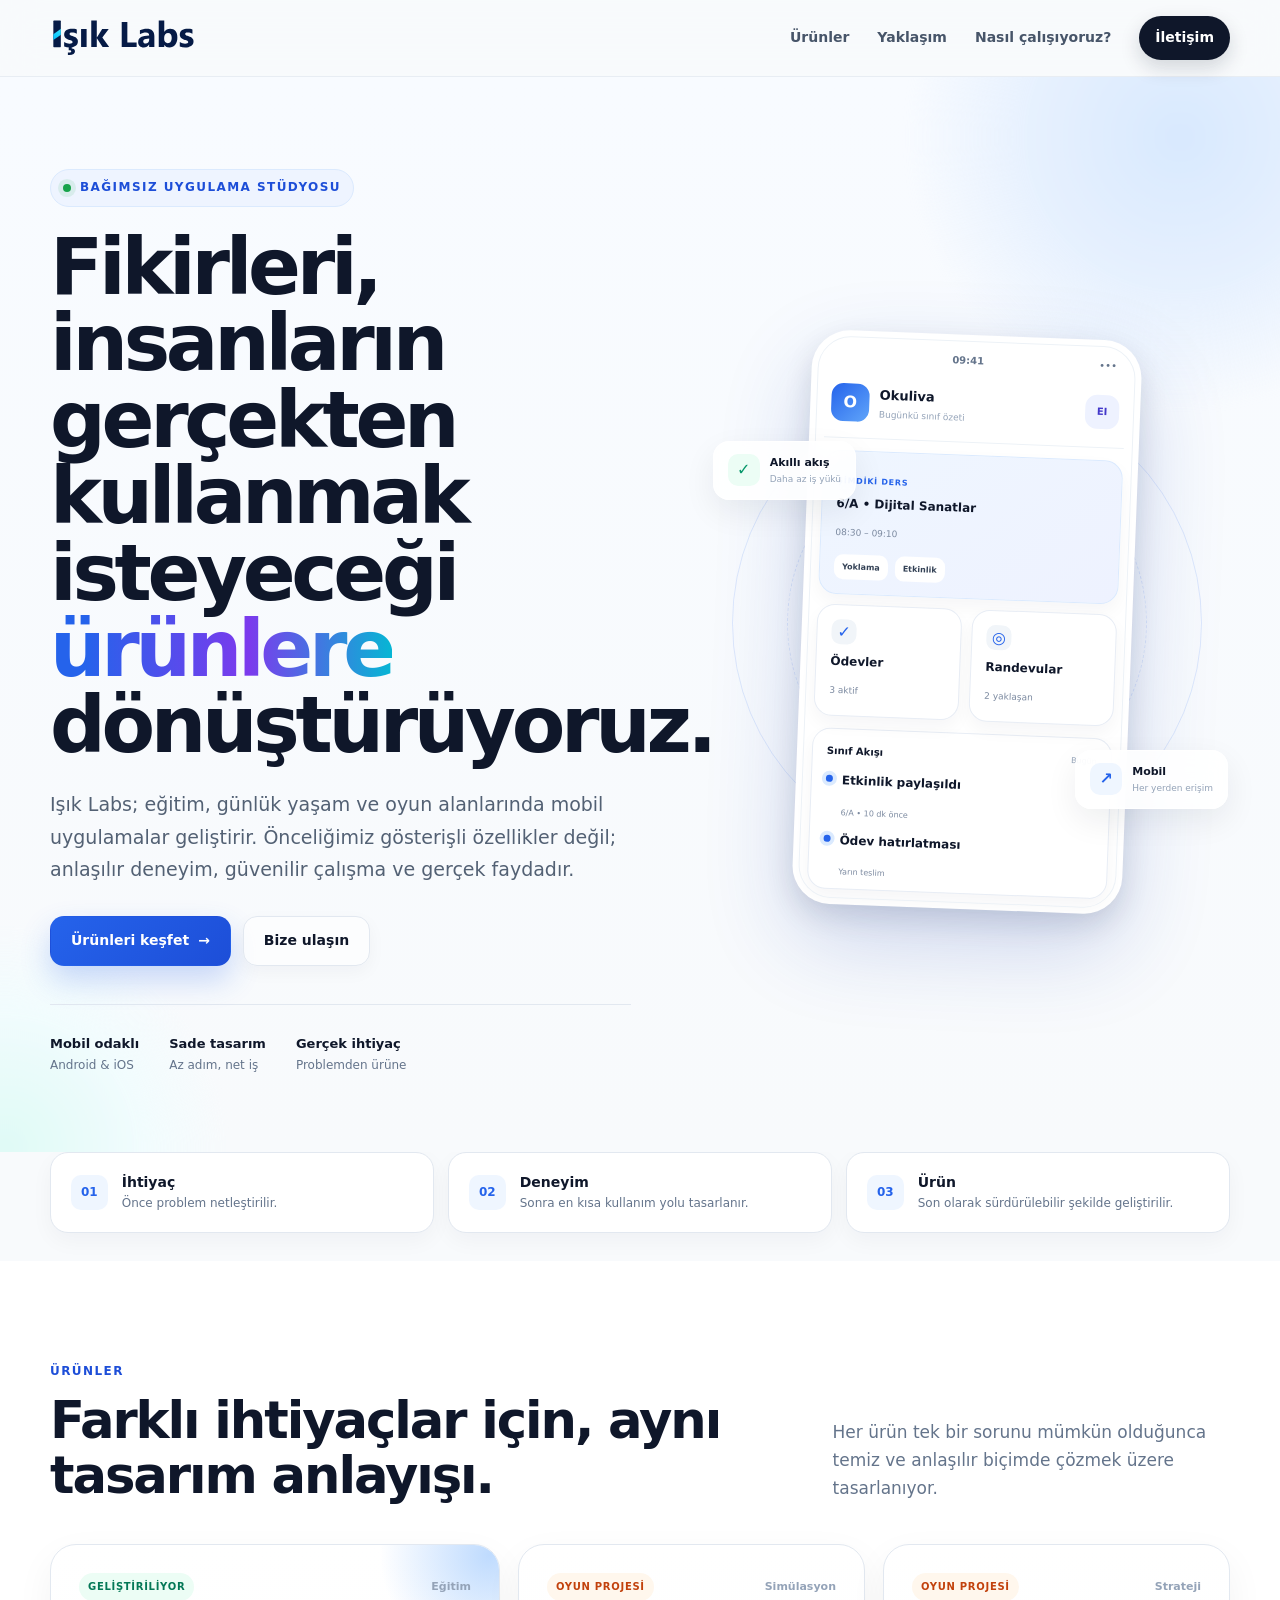
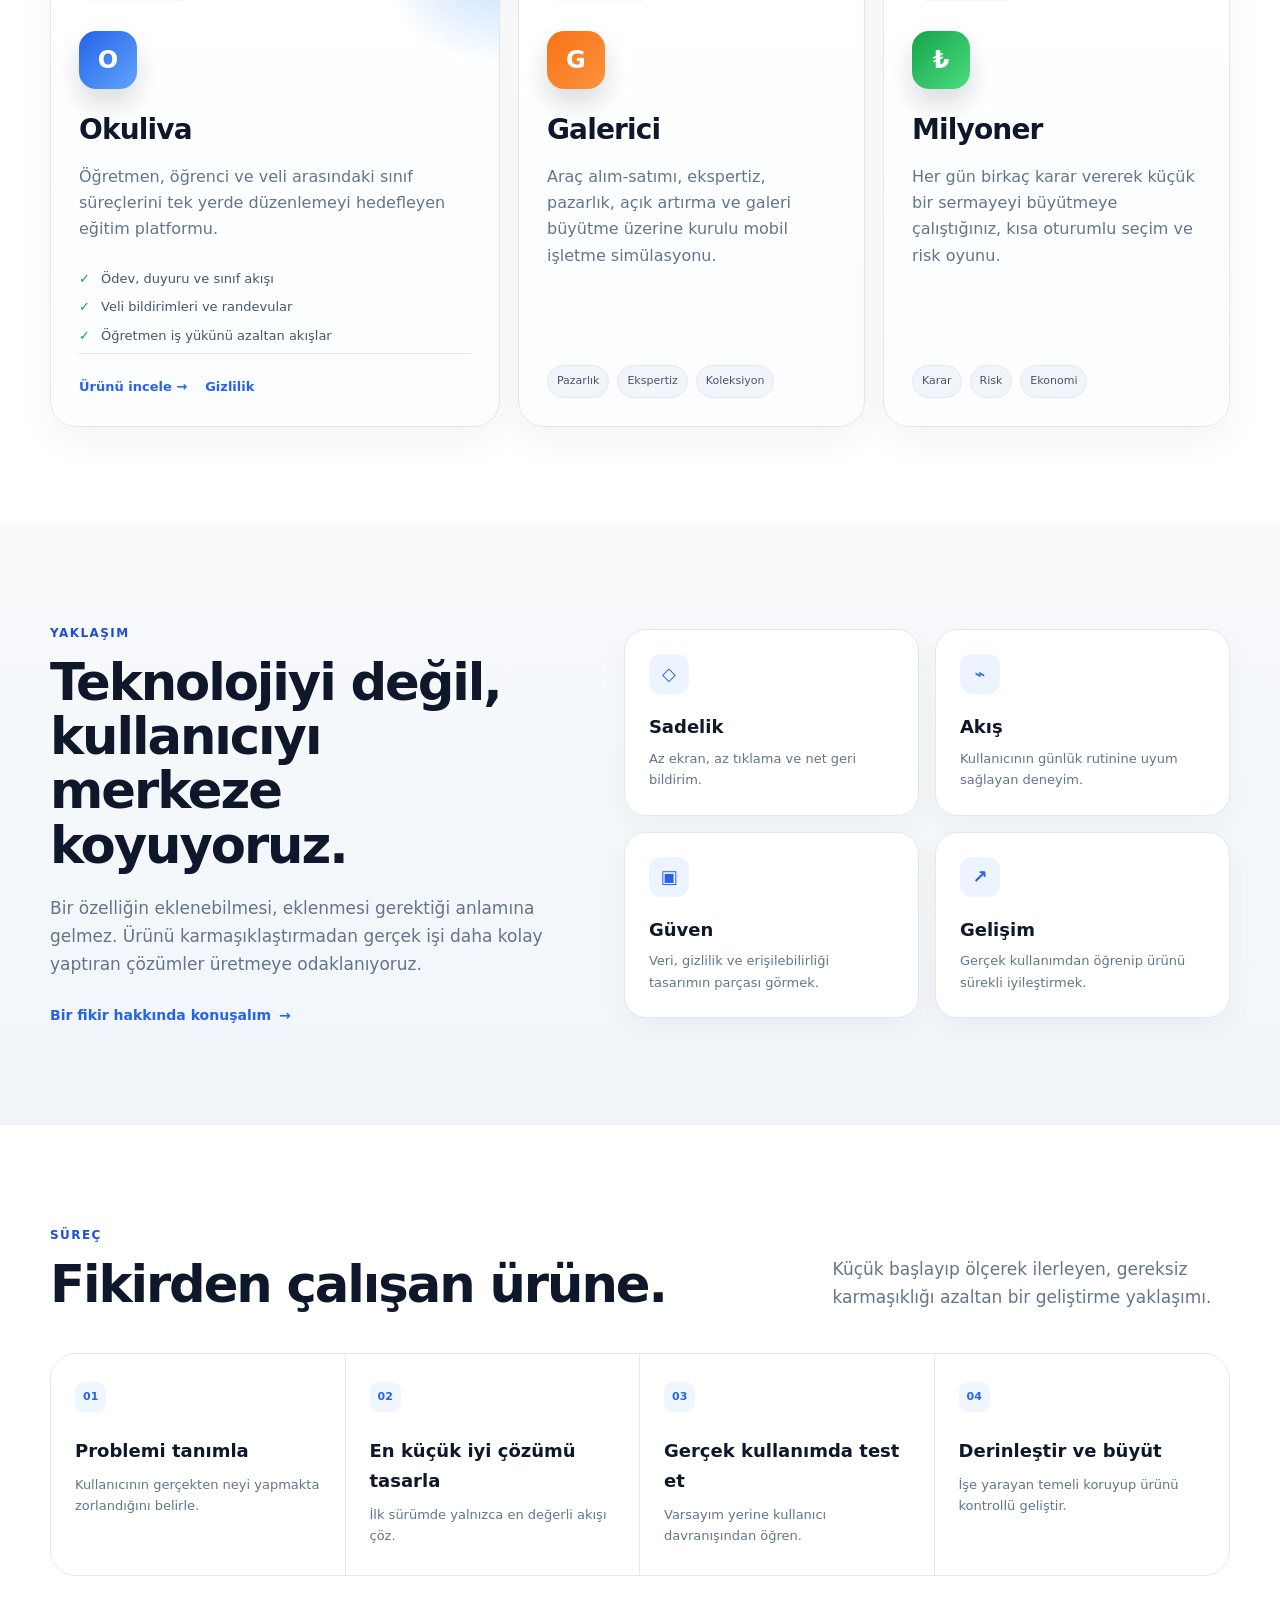
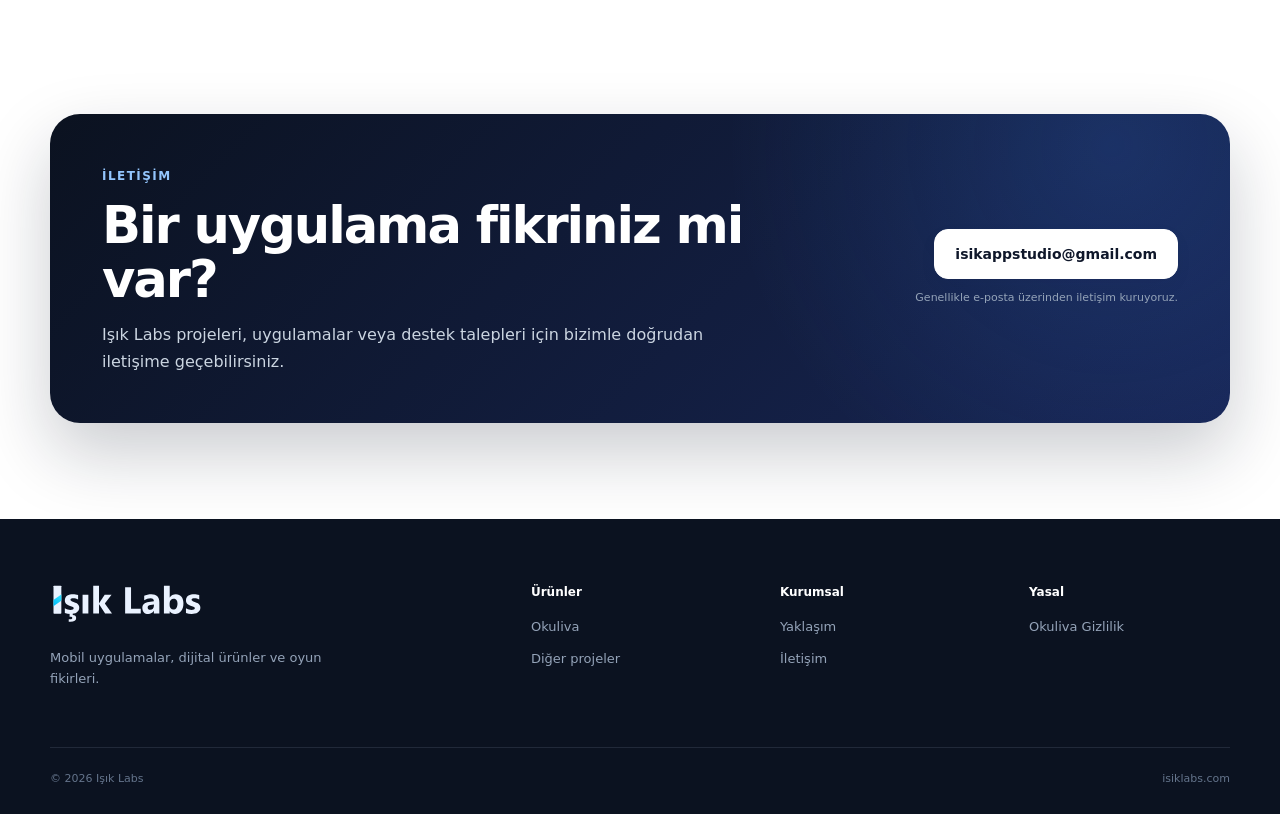
<file: index.html>
<!doctype html>
<html lang="tr">
<head>
  <meta charset="utf-8">
  <meta name="viewport" content="width=device-width,initial-scale=1">
  <meta name="theme-color" content="#0f172a">
  <title>Işık Labs — Mobil Uygulamalar ve Dijital Ürünler</title>
  <meta name="description" content="Işık Labs; eğitim, üretkenlik ve oyun alanlarında sade, kullanışlı ve güvenilir mobil uygulamalar geliştirir.">
  <meta property="og:title" content="Işık Labs">
  <meta property="og:description" content="Gerçek ihtiyaca odaklanan mobil uygulamalar ve dijital ürünler.">
  <meta property="og:type" content="website">
  <meta property="og:url" content="https://isiklabs.com/">
  <link rel="icon" href="assets/favicon.svg?v=20260918" type="image/svg+xml" sizes="any">
  <link rel="stylesheet" href="styles.css?v=20260918">
</head>
<body>
  <header class="site-header" id="top">
    <div class="wrap nav-wrap">
      <a class="brand" href="#top" aria-label="Işık Labs ana sayfa">
        <img src="assets/logo.svg?v=20260918" alt="" class="brand-logo" width="147" height="40">
      </a>
      <button class="menu-btn" type="button" aria-label="Menüyü aç" aria-expanded="false" data-menu-button>
        <span></span><span></span><span></span>
      </button>
      <nav class="navlinks" data-menu>
        <a href="#urunler">Ürünler</a>
        <a href="#yaklasim">Yaklaşım</a>
        <a href="#surec">Nasıl çalışıyoruz?</a>
        <a href="#iletisim" class="nav-cta">İletişim</a>
      </nav>
    </div>
  </header>

  <main>
    <section class="hero hero-home">
      <div class="hero-glow hero-glow-one"></div>
      <div class="hero-glow hero-glow-two"></div>
      <div class="wrap hero-grid">
        <div class="hero-copy reveal">
          <div class="eyebrow"><span class="dot"></span> BAĞIMSIZ UYGULAMA STÜDYOSU</div>
          <h1>Fikirleri, insanların gerçekten kullanmak isteyeceği <span class="gradient-text">ürünlere</span> dönüştürüyoruz.</h1>
          <p class="hero-lead">Işık Labs; eğitim, günlük yaşam ve oyun alanlarında mobil uygulamalar geliştirir. Önceliğimiz gösterişli özellikler değil; anlaşılır deneyim, güvenilir çalışma ve gerçek faydadır.</p>
          <div class="actions">
            <a class="btn primary" href="#urunler">Ürünleri keşfet <span>→</span></a>
            <a class="btn ghost" href="mailto:isikappstudio@gmail.com">Bize ulaşın</a>
          </div>
          <div class="hero-trust">
            <div><strong>Mobil odaklı</strong><span>Android & iOS</span></div>
            <div><strong>Sade tasarım</strong><span>Az adım, net iş</span></div>
            <div><strong>Gerçek ihtiyaç</strong><span>Problemden ürüne</span></div>
          </div>
        </div>

        <div class="hero-visual reveal delay-1" aria-hidden="true">
          <div class="orbit orbit-one"></div>
          <div class="orbit orbit-two"></div>
          <div class="phone-shell">
            <div class="phone-top"><span></span><b>09:41</b><span>•••</span></div>
            <div class="phone-appbar">
              <div class="mini-logo">O</div>
              <div><b>Okuliva</b><small>Bugünkü sınıf özeti</small></div>
              <div class="avatar">EI</div>
            </div>
            <div class="phone-card phone-card-primary">
              <span class="mini-label">ŞİMDİKİ DERS</span>
              <strong>6/A • Dijital Sanatlar</strong>
              <small>08:30 – 09:10</small>
              <div class="mini-actions"><span>Yoklama</span><span>Etkinlik</span></div>
            </div>
            <div class="phone-grid">
              <div class="phone-card"><span class="mini-icon">✓</span><strong>Ödevler</strong><small>3 aktif</small></div>
              <div class="phone-card"><span class="mini-icon">◎</span><strong>Randevular</strong><small>2 yaklaşan</small></div>
            </div>
            <div class="phone-card activity-card">
              <div class="activity-head"><b>Sınıf Akışı</b><span>Bugün</span></div>
              <div class="activity-line"><i></i><p><strong>Etkinlik paylaşıldı</strong><br><small>6/A • 10 dk önce</small></p></div>
              <div class="activity-line"><i></i><p><strong>Ödev hatırlatması</strong><br><small>Yarın teslim</small></p></div>
            </div>
          </div>
          <div class="float-badge float-a"><span>✓</span><div><b>Akıllı akış</b><small>Daha az iş yükü</small></div></div>
          <div class="float-badge float-b"><span>↗</span><div><b>Mobil</b><small>Her yerden erişim</small></div></div>
        </div>
      </div>
    </section>

    <section class="metrics-strip">
      <div class="wrap metric-grid">
        <div class="metric reveal"><span class="metric-number">01</span><div><b>İhtiyaç</b><small>Önce problem netleştirilir.</small></div></div>
        <div class="metric reveal delay-1"><span class="metric-number">02</span><div><b>Deneyim</b><small>Sonra en kısa kullanım yolu tasarlanır.</small></div></div>
        <div class="metric reveal delay-2"><span class="metric-number">03</span><div><b>Ürün</b><small>Son olarak sürdürülebilir şekilde geliştirilir.</small></div></div>
      </div>
    </section>

    <section id="urunler" class="section products-section">
      <div class="wrap">
        <div class="section-head reveal">
          <div>
            <span class="section-kicker">ÜRÜNLER</span>
            <h2>Farklı ihtiyaçlar için, aynı tasarım anlayışı.</h2>
          </div>
          <p>Her ürün tek bir sorunu mümkün olduğunca temiz ve anlaşılır biçimde çözmek üzere tasarlanıyor.</p>
        </div>

        <div class="product-grid">
          <article class="product-card featured reveal">
            <div class="product-topline"><span class="status active">GELİŞTİRİLİYOR</span><span class="product-type">Eğitim</span></div>
            <div class="product-icon okuliva-mark">O</div>
            <h3>Okuliva</h3>
            <p>Öğretmen, öğrenci ve veli arasındaki sınıf süreçlerini tek yerde düzenlemeyi hedefleyen eğitim platformu.</p>
            <ul class="feature-list compact">
              <li>Ödev, duyuru ve sınıf akışı</li>
              <li>Veli bildirimleri ve randevular</li>
              <li>Öğretmen iş yükünü azaltan akışlar</li>
            </ul>
            <div class="product-actions"><a href="okuliva/">Ürünü incele <span>→</span></a><a href="okuliva/privacy/">Gizlilik</a></div>
          </article>

          <article class="product-card reveal delay-1">
            <div class="product-topline"><span class="status concept">OYUN PROJESİ</span><span class="product-type">Simülasyon</span></div>
            <div class="product-icon gallery-mark">G</div>
            <h3>Galerici</h3>
            <p>Araç alım-satımı, ekspertiz, pazarlık, açık artırma ve galeri büyütme üzerine kurulu mobil işletme simülasyonu.</p>
            <div class="mini-chips"><span>Pazarlık</span><span>Ekspertiz</span><span>Koleksiyon</span></div>
          </article>

          <article class="product-card reveal delay-2">
            <div class="product-topline"><span class="status concept">OYUN PROJESİ</span><span class="product-type">Strateji</span></div>
            <div class="product-icon millionaire-mark">₺</div>
            <h3>Milyoner</h3>
            <p>Her gün birkaç karar vererek küçük bir sermayeyi büyütmeye çalıştığınız, kısa oturumlu seçim ve risk oyunu.</p>
            <div class="mini-chips"><span>Karar</span><span>Risk</span><span>Ekonomi</span></div>
          </article>
        </div>
      </div>
    </section>

    <section id="yaklasim" class="section approach-section">
      <div class="wrap approach-grid">
        <div class="approach-copy reveal">
          <span class="section-kicker">YAKLAŞIM</span>
          <h2>Teknolojiyi değil, kullanıcıyı merkeze koyuyoruz.</h2>
          <p>Bir özelliğin eklenebilmesi, eklenmesi gerektiği anlamına gelmez. Ürünü karmaşıklaştırmadan gerçek işi daha kolay yaptıran çözümler üretmeye odaklanıyoruz.</p>
          <a class="text-link" href="#iletisim">Bir fikir hakkında konuşalım <span>→</span></a>
        </div>
        <div class="value-grid">
          <article class="value-card reveal delay-1"><span class="value-icon">◇</span><h3>Sadelik</h3><p>Az ekran, az tıklama ve net geri bildirim.</p></article>
          <article class="value-card reveal delay-2"><span class="value-icon">⌁</span><h3>Akış</h3><p>Kullanıcının günlük rutinine uyum sağlayan deneyim.</p></article>
          <article class="value-card reveal delay-1"><span class="value-icon">▣</span><h3>Güven</h3><p>Veri, gizlilik ve erişilebilirliği tasarımın parçası görmek.</p></article>
          <article class="value-card reveal delay-2"><span class="value-icon">↗</span><h3>Gelişim</h3><p>Gerçek kullanımdan öğrenip ürünü sürekli iyileştirmek.</p></article>
        </div>
      </div>
    </section>

    <section id="surec" class="section process-section">
      <div class="wrap">
        <div class="section-head reveal">
          <div><span class="section-kicker">SÜREÇ</span><h2>Fikirden çalışan ürüne.</h2></div>
          <p>Küçük başlayıp ölçerek ilerleyen, gereksiz karmaşıklığı azaltan bir geliştirme yaklaşımı.</p>
        </div>
        <div class="process-list">
          <div class="process-item reveal"><span>01</span><div><h3>Problemi tanımla</h3><p>Kullanıcının gerçekten neyi yapmakta zorlandığını belirle.</p></div></div>
          <div class="process-item reveal delay-1"><span>02</span><div><h3>En küçük iyi çözümü tasarla</h3><p>İlk sürümde yalnızca en değerli akışı çöz.</p></div></div>
          <div class="process-item reveal delay-2"><span>03</span><div><h3>Gerçek kullanımda test et</h3><p>Varsayım yerine kullanıcı davranışından öğren.</p></div></div>
          <div class="process-item reveal delay-3"><span>04</span><div><h3>Derinleştir ve büyüt</h3><p>İşe yarayan temeli koruyup ürünü kontrollü geliştir.</p></div></div>
        </div>
      </div>
    </section>

    <section id="iletisim" class="section contact-section">
      <div class="wrap">
        <div class="contact-card reveal">
          <div>
            <span class="section-kicker light">İLETİŞİM</span>
            <h2>Bir uygulama fikriniz mi var?</h2>
            <p>Işık Labs projeleri, uygulamalar veya destek talepleri için bizimle doğrudan iletişime geçebilirsiniz.</p>
          </div>
          <div class="contact-actions">
            <a class="btn light-btn" href="mailto:isikappstudio@gmail.com">isikappstudio@gmail.com</a>
            <span>Genellikle e-posta üzerinden iletişim kuruyoruz.</span>
          </div>
        </div>
      </div>
    </section>
  </main>

  <footer class="site-footer">
    <div class="wrap footer-main">
      <div class="footer-brand">
        <a class="brand" href="#top" aria-label="Işık Labs ana sayfa"><img src="assets/logo-dark.svg?v=20260918" alt="" class="brand-logo" width="154" height="42"></a>
        <p>Mobil uygulamalar, dijital ürünler ve oyun fikirleri.</p>
      </div>
      <div class="footer-links"><strong>Ürünler</strong><a href="okuliva/">Okuliva</a><a href="#urunler">Diğer projeler</a></div>
      <div class="footer-links"><strong>Kurumsal</strong><a href="#yaklasim">Yaklaşım</a><a href="#iletisim">İletişim</a></div>
      <div class="footer-links"><strong>Yasal</strong><a href="okuliva/privacy/">Okuliva Gizlilik</a></div>
    </div>
    <div class="wrap footer-bottom"><span>© <span id="year">2026</span> Işık Labs</span><span>isiklabs.com</span></div>
  </footer>

  <script src="script.js?v=20260917"></script>
</body>
</html>
</file>
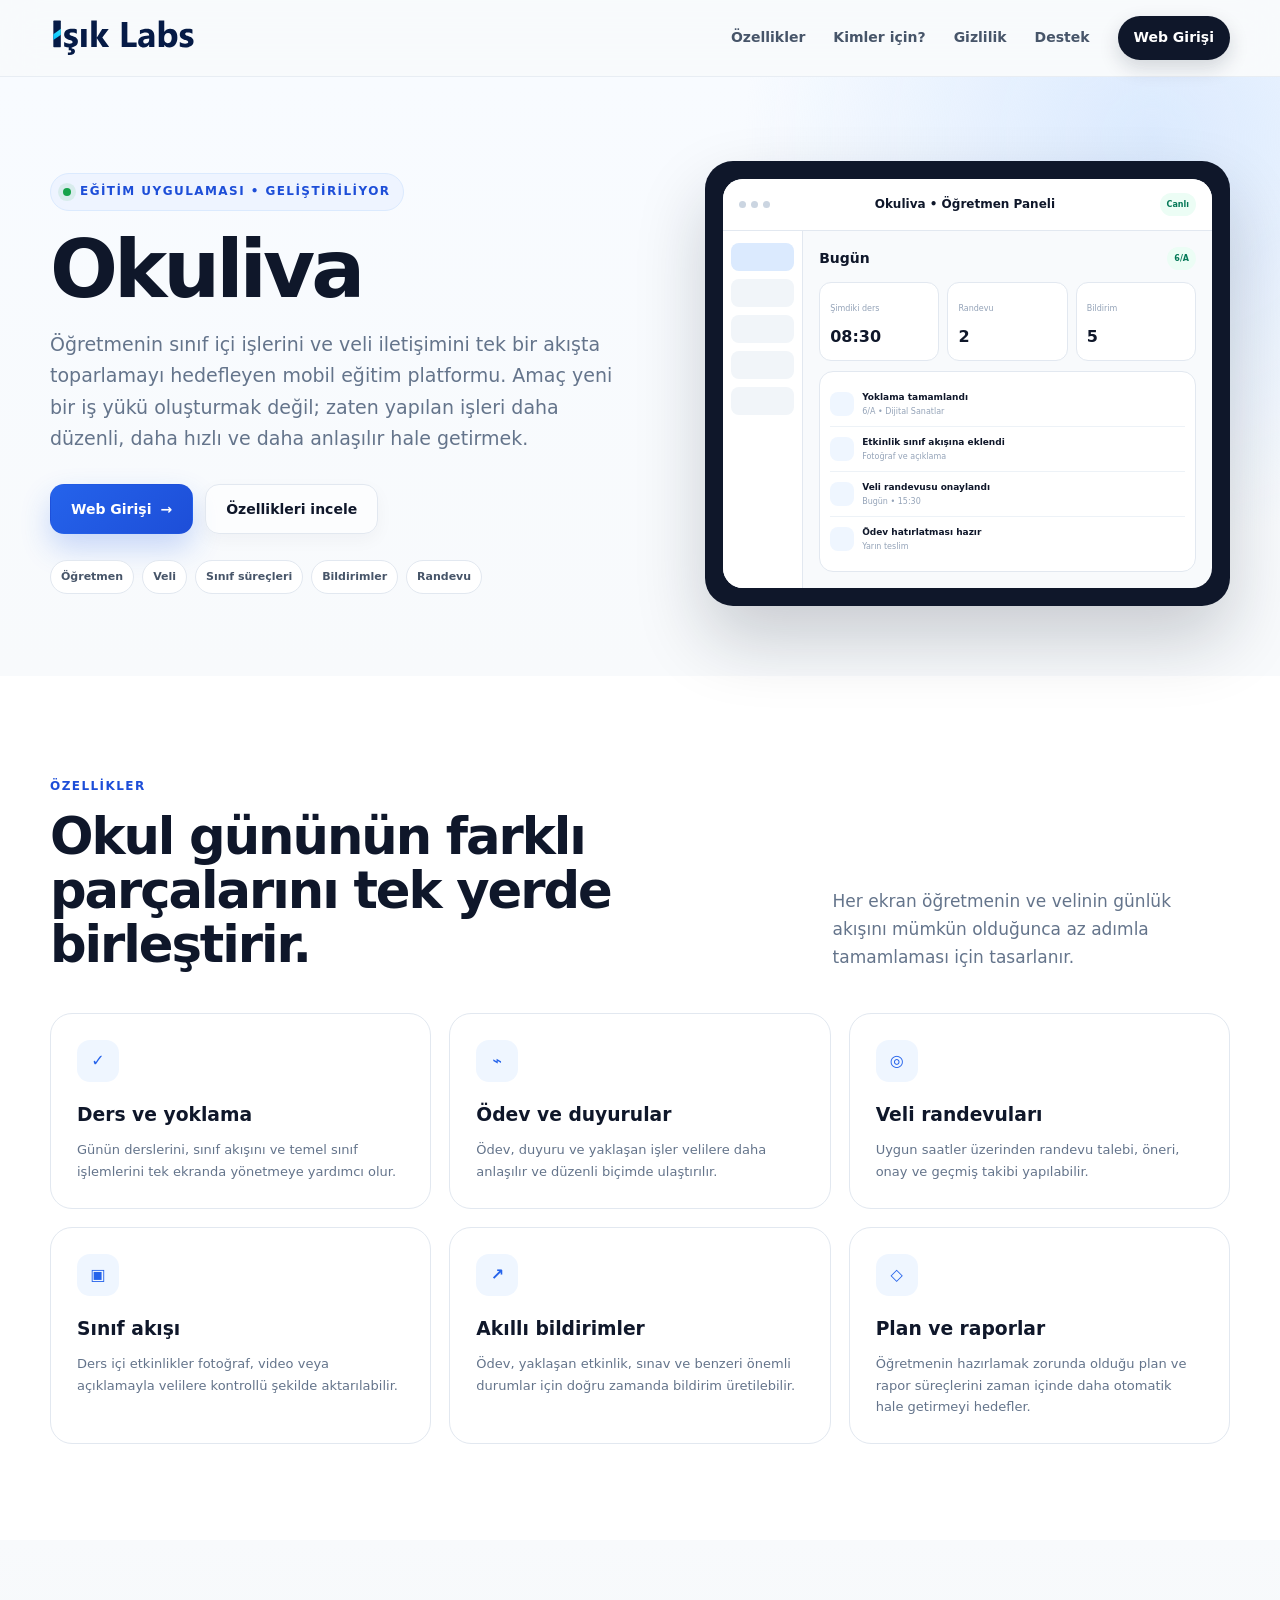
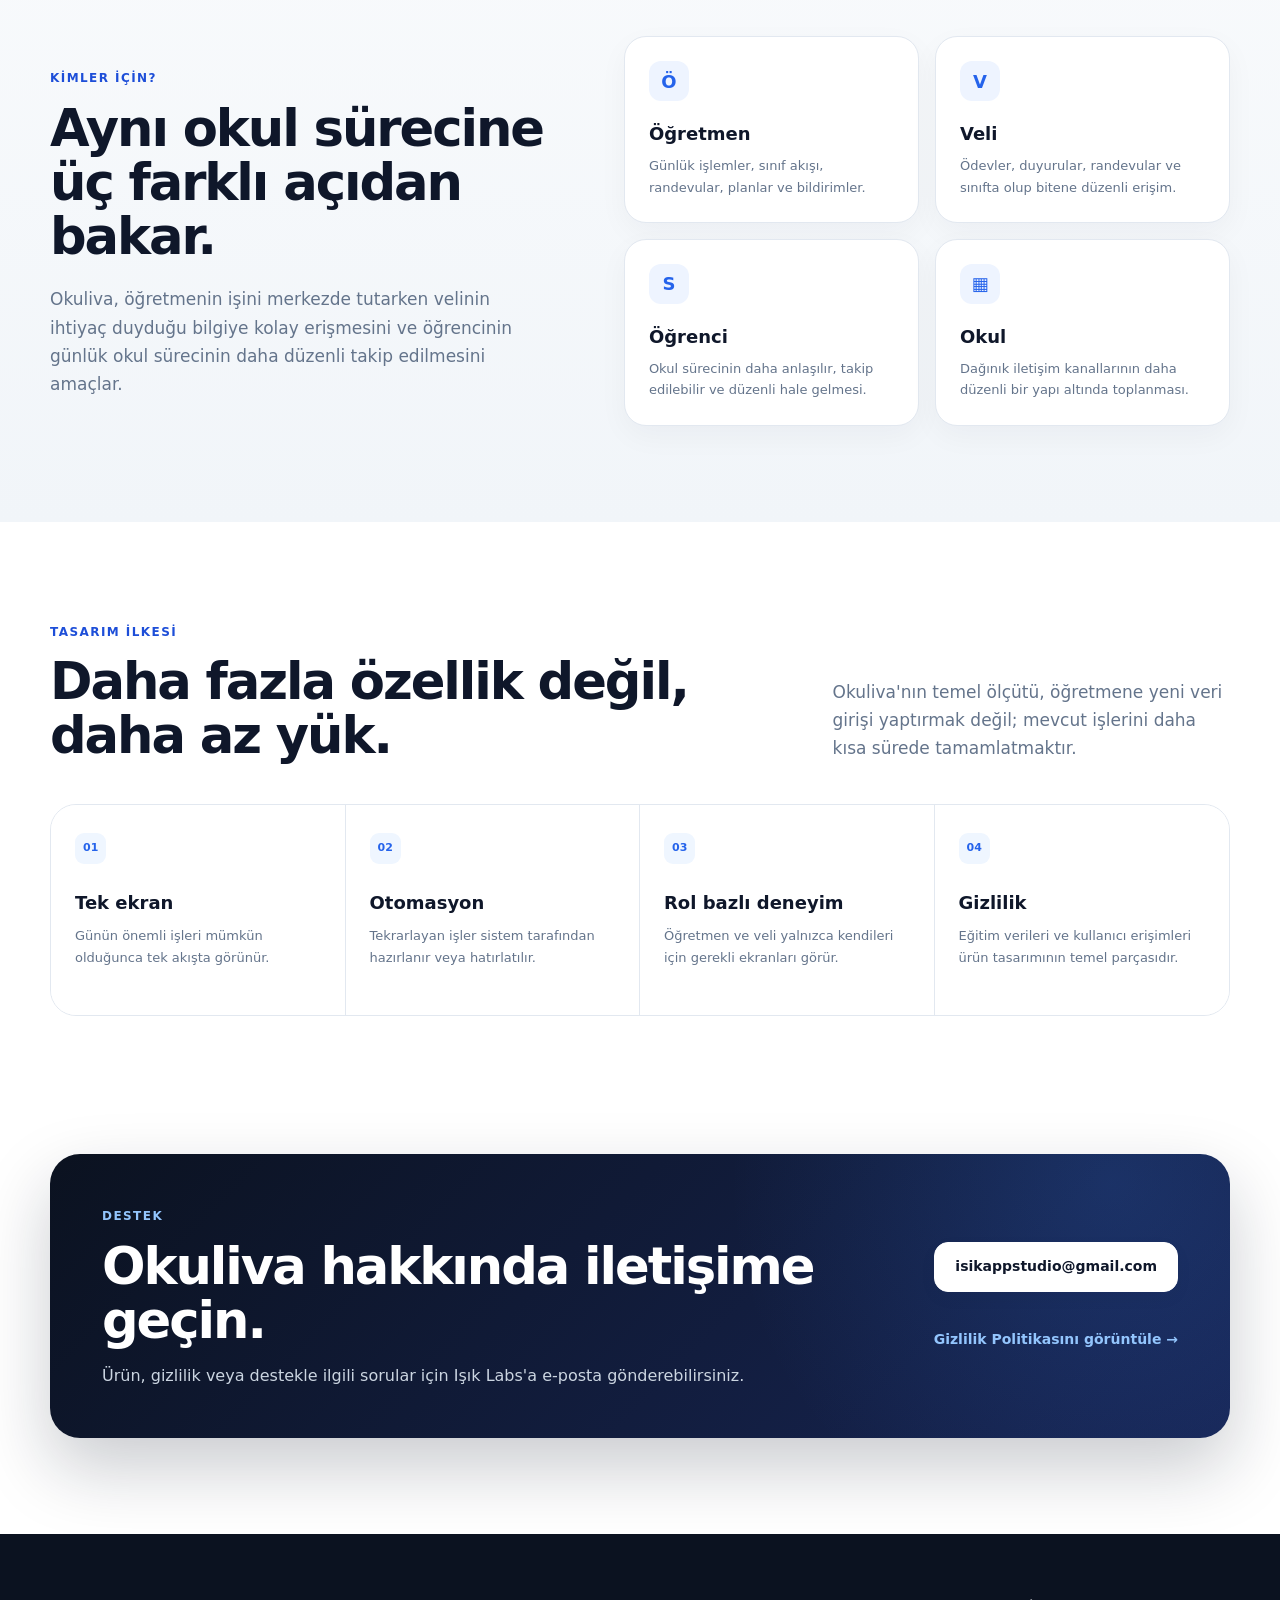
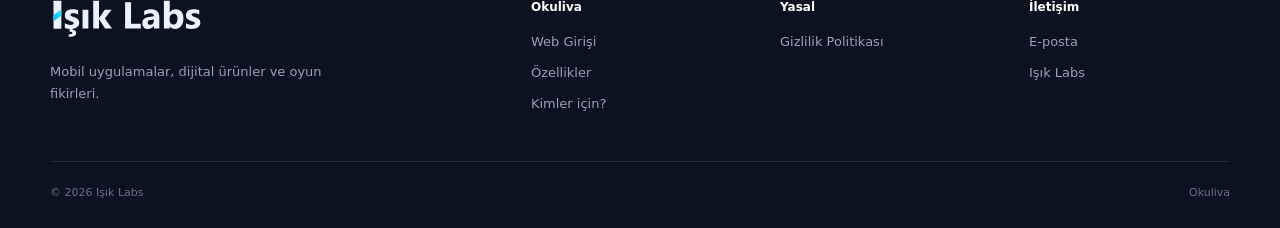
<file: okuliva/index.html>
<!doctype html>
<html lang="tr">
<head>
  <meta charset="utf-8">
  <meta name="viewport" content="width=device-width,initial-scale=1">
  <meta name="theme-color" content="#0f172a">
  <title>Okuliva — Işık Labs</title>
  <meta name="description" content="Okuliva; öğretmen, veli ve öğrenci arasındaki sınıf süreçlerini daha düzenli ve daha az iş yüküyle yürütmek için geliştirilen eğitim uygulamasıdır.">
  <link rel="icon" href="../assets/favicon.svg?v=20260918" type="image/svg+xml" sizes="any">
  <link rel="stylesheet" href="../styles.css?v=20260918">
</head>
<body>
  <header class="site-header" id="top">
    <div class="wrap nav-wrap">
      <a class="brand" href="../" aria-label="Işık Labs ana sayfa"><img src="../assets/logo.svg?v=20260918" alt="" class="brand-logo" width="147" height="40"></a>
      <button class="menu-btn" type="button" aria-label="Menüyü aç" aria-expanded="false" data-menu-button><span></span><span></span><span></span></button>
      <nav class="navlinks" data-menu>
        <a href="#ozellikler">Özellikler</a>
        <a href="#kimler-icin">Kimler için?</a>
        <a href="privacy/">Gizlilik</a>
        <a href="mailto:isikappstudio@gmail.com">Destek</a>
        <a href="app/" class="nav-cta">Web Girişi</a>
      </nav>
    </div>
  </header>

  <main>
    <section class="product-hero">
      <div class="wrap product-hero-grid">
        <div class="reveal">
          <div class="eyebrow"><span class="dot"></span> EĞİTİM UYGULAMASI • GELİŞTİRİLİYOR</div>
          <h1>Okuliva</h1>
          <p>Öğretmenin sınıf içi işlerini ve veli iletişimini tek bir akışta toparlamayı hedefleyen mobil eğitim platformu. Amaç yeni bir iş yükü oluşturmak değil; zaten yapılan işleri daha düzenli, daha hızlı ve daha anlaşılır hale getirmek.</p>
          <div class="actions">
            <a class="btn primary" href="app/">Web Girişi <span>→</span></a>
            <a class="btn ghost" href="#ozellikler">Özellikleri incele</a>
          </div>
          <div class="product-badges"><span>Öğretmen</span><span>Veli</span><span>Sınıf süreçleri</span><span>Bildirimler</span><span>Randevu</span></div>
        </div>

        <div class="dashboard-mock reveal delay-1" aria-hidden="true">
          <div class="dashboard-inner">
            <div class="dash-top"><div class="dash-dots"><i></i><i></i><i></i></div><b>Okuliva • Öğretmen Paneli</b><span class="dash-pill">Canlı</span></div>
            <div class="dash-body">
              <aside class="dash-side"><span></span><span></span><span></span><span></span><span></span></aside>
              <div class="dash-main">
                <div class="dash-title"><strong>Bugün</strong><span class="dash-pill">6/A</span></div>
                <div class="dash-cards">
                  <div class="dash-card"><span>Şimdiki ders</span><b>08:30</b></div>
                  <div class="dash-card"><span>Randevu</span><b>2</b></div>
                  <div class="dash-card"><span>Bildirim</span><b>5</b></div>
                </div>
                <div class="dash-list">
                  <div class="dash-row"><i></i><div><b>Yoklama tamamlandı</b><small>6/A • Dijital Sanatlar</small></div></div>
                  <div class="dash-row"><i></i><div><b>Etkinlik sınıf akışına eklendi</b><small>Fotoğraf ve açıklama</small></div></div>
                  <div class="dash-row"><i></i><div><b>Veli randevusu onaylandı</b><small>Bugün • 15:30</small></div></div>
                  <div class="dash-row"><i></i><div><b>Ödev hatırlatması hazır</b><small>Yarın teslim</small></div></div>
                </div>
              </div>
            </div>
          </div>
        </div>
      </div>
    </section>

    <section id="ozellikler" class="section products-section">
      <div class="wrap">
        <div class="section-head reveal">
          <div><span class="section-kicker">ÖZELLİKLER</span><h2>Okul gününün farklı parçalarını tek yerde birleştirir.</h2></div>
          <p>Her ekran öğretmenin ve velinin günlük akışını mümkün olduğunca az adımla tamamlaması için tasarlanır.</p>
        </div>
        <div class="feature-showcase">
          <article class="feature-block reveal"><span>✓</span><h3>Ders ve yoklama</h3><p>Günün derslerini, sınıf akışını ve temel sınıf işlemlerini tek ekranda yönetmeye yardımcı olur.</p></article>
          <article class="feature-block reveal delay-1"><span>⌁</span><h3>Ödev ve duyurular</h3><p>Ödev, duyuru ve yaklaşan işler velilere daha anlaşılır ve düzenli biçimde ulaştırılır.</p></article>
          <article class="feature-block reveal delay-2"><span>◎</span><h3>Veli randevuları</h3><p>Uygun saatler üzerinden randevu talebi, öneri, onay ve geçmiş takibi yapılabilir.</p></article>
          <article class="feature-block reveal"><span>▣</span><h3>Sınıf akışı</h3><p>Ders içi etkinlikler fotoğraf, video veya açıklamayla velilere kontrollü şekilde aktarılabilir.</p></article>
          <article class="feature-block reveal delay-1"><span>↗</span><h3>Akıllı bildirimler</h3><p>Ödev, yaklaşan etkinlik, sınav ve benzeri önemli durumlar için doğru zamanda bildirim üretilebilir.</p></article>
          <article class="feature-block reveal delay-2"><span>◇</span><h3>Plan ve raporlar</h3><p>Öğretmenin hazırlamak zorunda olduğu plan ve rapor süreçlerini zaman içinde daha otomatik hale getirmeyi hedefler.</p></article>
        </div>
      </div>
    </section>

    <section id="kimler-icin" class="section approach-section">
      <div class="wrap approach-grid">
        <div class="approach-copy reveal">
          <span class="section-kicker">KİMLER İÇİN?</span>
          <h2>Aynı okul sürecine üç farklı açıdan bakar.</h2>
          <p>Okuliva, öğretmenin işini merkezde tutarken velinin ihtiyaç duyduğu bilgiye kolay erişmesini ve öğrencinin günlük okul sürecinin daha düzenli takip edilmesini amaçlar.</p>
        </div>
        <div class="value-grid">
          <article class="value-card reveal delay-1"><span class="value-icon">Ö</span><h3>Öğretmen</h3><p>Günlük işlemler, sınıf akışı, randevular, planlar ve bildirimler.</p></article>
          <article class="value-card reveal delay-2"><span class="value-icon">V</span><h3>Veli</h3><p>Ödevler, duyurular, randevular ve sınıfta olup bitene düzenli erişim.</p></article>
          <article class="value-card reveal delay-1"><span class="value-icon">S</span><h3>Öğrenci</h3><p>Okul sürecinin daha anlaşılır, takip edilebilir ve düzenli hale gelmesi.</p></article>
          <article class="value-card reveal delay-2"><span class="value-icon">▦</span><h3>Okul</h3><p>Dağınık iletişim kanallarının daha düzenli bir yapı altında toplanması.</p></article>
        </div>
      </div>
    </section>

    <section class="section process-section">
      <div class="wrap">
        <div class="section-head reveal">
          <div><span class="section-kicker">TASARIM İLKESİ</span><h2>Daha fazla özellik değil, daha az yük.</h2></div>
          <p>Okuliva'nın temel ölçütü, öğretmene yeni veri girişi yaptırmak değil; mevcut işlerini daha kısa sürede tamamlatmaktır.</p>
        </div>
        <div class="process-list">
          <div class="process-item reveal"><span>01</span><div><h3>Tek ekran</h3><p>Günün önemli işleri mümkün olduğunca tek akışta görünür.</p></div></div>
          <div class="process-item reveal delay-1"><span>02</span><div><h3>Otomasyon</h3><p>Tekrarlayan işler sistem tarafından hazırlanır veya hatırlatılır.</p></div></div>
          <div class="process-item reveal delay-2"><span>03</span><div><h3>Rol bazlı deneyim</h3><p>Öğretmen ve veli yalnızca kendileri için gerekli ekranları görür.</p></div></div>
          <div class="process-item reveal delay-3"><span>04</span><div><h3>Gizlilik</h3><p>Eğitim verileri ve kullanıcı erişimleri ürün tasarımının temel parçasıdır.</p></div></div>
        </div>
      </div>
    </section>

    <section class="section contact-section">
      <div class="wrap">
        <div class="contact-card reveal">
          <div><span class="section-kicker light">DESTEK</span><h2>Okuliva hakkında iletişime geçin.</h2><p>Ürün, gizlilik veya destekle ilgili sorular için Işık Labs'a e-posta gönderebilirsiniz.</p></div>
          <div class="contact-actions"><a class="btn light-btn" href="mailto:isikappstudio@gmail.com">isikappstudio@gmail.com</a><a class="text-link" style="color:#93c5fd" href="privacy/">Gizlilik Politikasını görüntüle →</a></div>
        </div>
      </div>
    </section>
  </main>

  <footer class="site-footer">
    <div class="wrap footer-main">
      <div class="footer-brand"><a class="brand" href="../" aria-label="Işık Labs ana sayfa"><img src="../assets/logo-dark.svg?v=20260918" alt="" class="brand-logo" width="154" height="42"></a><p>Mobil uygulamalar, dijital ürünler ve oyun fikirleri.</p></div>
      <div class="footer-links"><strong>Okuliva</strong><a href="app/">Web Girişi</a><a href="#ozellikler">Özellikler</a><a href="#kimler-icin">Kimler için?</a></div>
      <div class="footer-links"><strong>Yasal</strong><a href="privacy/">Gizlilik Politikası</a></div>
      <div class="footer-links"><strong>İletişim</strong><a href="mailto:isikappstudio@gmail.com">E-posta</a><a href="../">Işık Labs</a></div>
    </div>
    <div class="wrap footer-bottom"><span>© <span id="year">2026</span> Işık Labs</span><span>Okuliva</span></div>
  </footer>
  <script src="../script.js?v=20260917"></script>
</body>
</html>
</file>
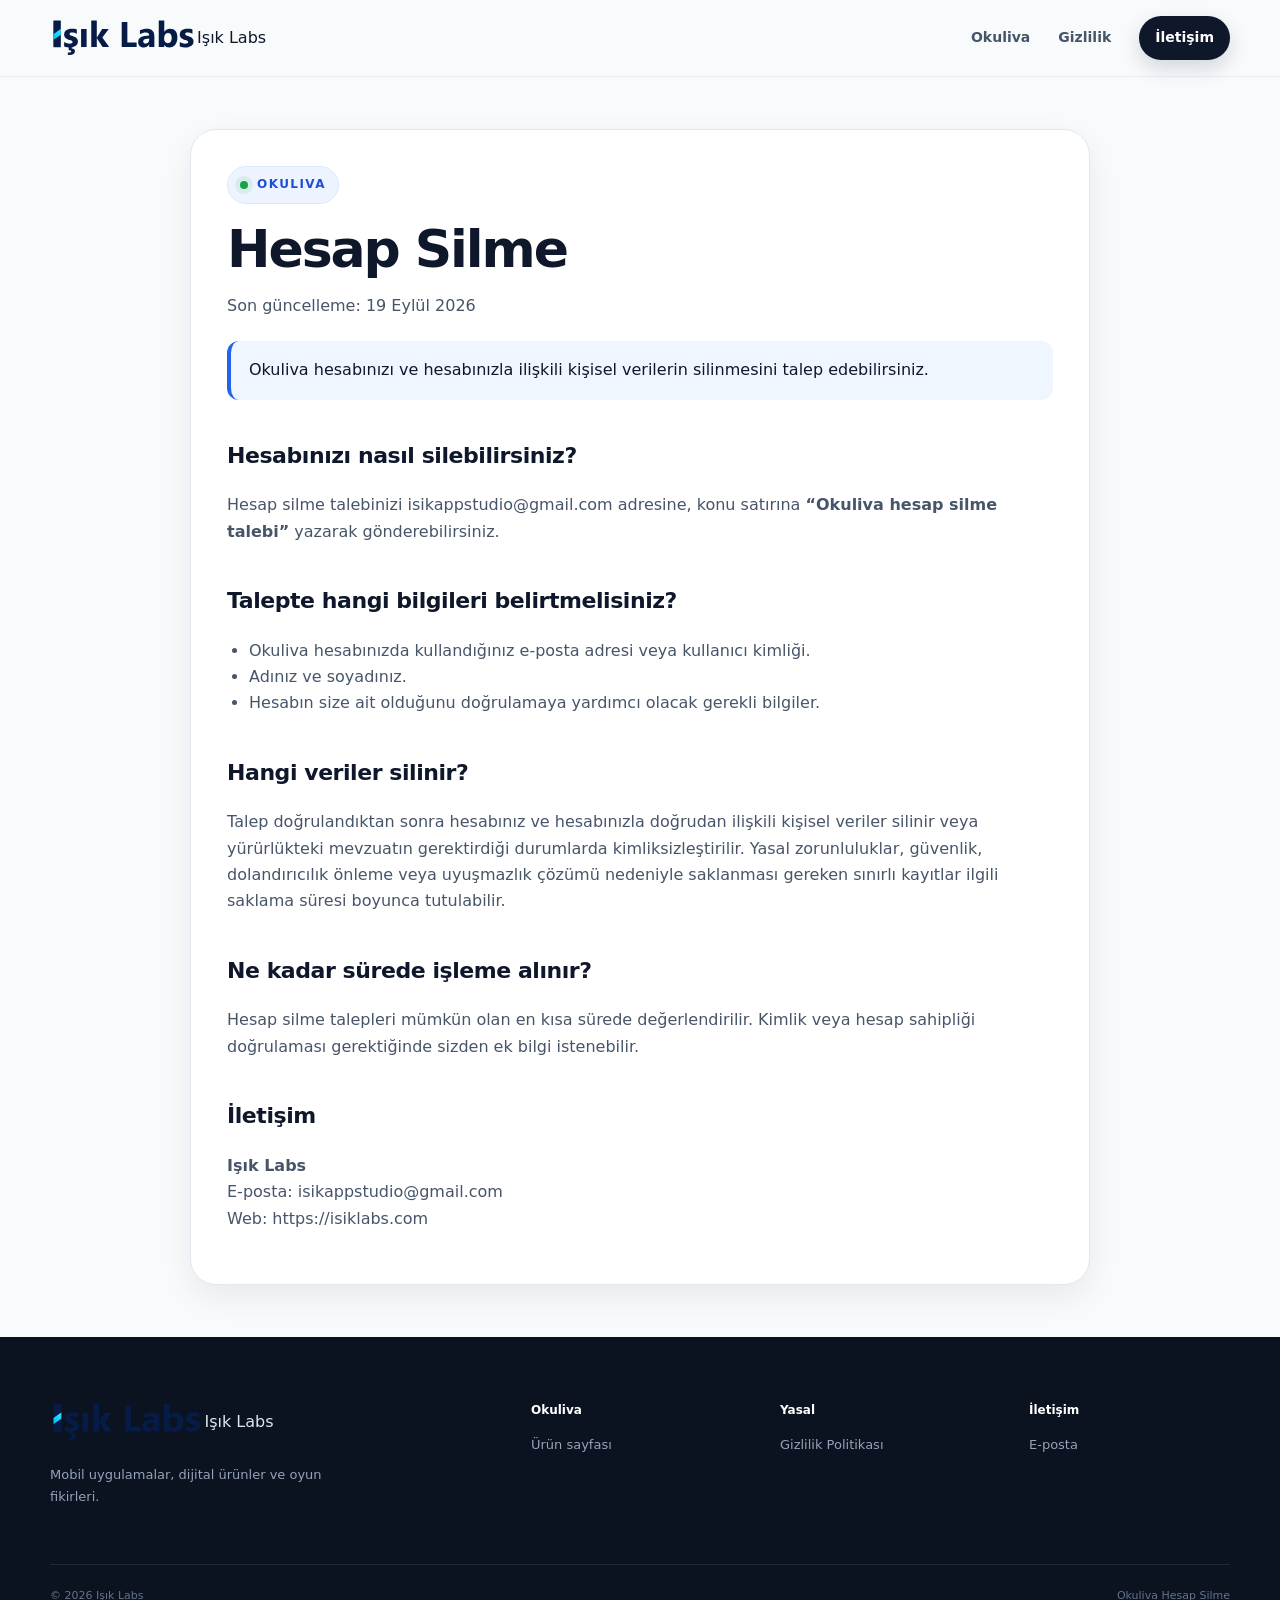
<file: okuliva/account-deletion/index.html>
<!doctype html>
<html lang="tr">
<head>
  <meta charset="utf-8">
  <meta name="viewport" content="width=device-width,initial-scale=1">
  <meta name="theme-color" content="#0f172a">
  <title>Okuliva Hesap Silme | Işık Labs</title>
  <meta name="description" content="Okuliva kullanıcı hesabı ve ilişkili veriler için hesap silme talebi bilgileri.">
  <link rel="icon" href="../../assets/logo.svg" type="image/svg+xml">
  <link rel="stylesheet" href="../../styles.css">
</head>
<body>
  <header class="site-header" id="top">
    <div class="wrap nav-wrap">
      <a class="brand" href="../../"><img src="../../assets/logo.svg" alt="" class="brand-logo"><span>Işık Labs</span></a>
      <nav class="navlinks">
        <a href="../">Okuliva</a>
        <a href="../privacy/">Gizlilik</a>
        <a href="mailto:isikappstudio@gmail.com" class="nav-cta">İletişim</a>
      </nav>
    </div>
  </header>

  <main class="wrap">
    <article class="policy">
      <div class="eyebrow"><span class="dot"></span> OKULIVA</div>
      <h1>Hesap Silme</h1>
      <p class="muted">Son güncelleme: 19 Eylül 2026</p>

      <div class="notice">
        Okuliva hesabınızı ve hesabınızla ilişkili kişisel verilerin silinmesini talep edebilirsiniz.
      </div>

      <h2>Hesabınızı nasıl silebilirsiniz?</h2>
      <p>
        Hesap silme talebinizi <a href="mailto:isikappstudio@gmail.com?subject=Okuliva%20hesap%20silme%20talebi">isikappstudio@gmail.com</a>
        adresine, konu satırına <strong>“Okuliva hesap silme talebi”</strong> yazarak gönderebilirsiniz.
      </p>

      <h2>Talepte hangi bilgileri belirtmelisiniz?</h2>
      <ul>
        <li>Okuliva hesabınızda kullandığınız e-posta adresi veya kullanıcı kimliği.</li>
        <li>Adınız ve soyadınız.</li>
        <li>Hesabın size ait olduğunu doğrulamaya yardımcı olacak gerekli bilgiler.</li>
      </ul>

      <h2>Hangi veriler silinir?</h2>
      <p>
        Talep doğrulandıktan sonra hesabınız ve hesabınızla doğrudan ilişkili kişisel veriler silinir veya
        yürürlükteki mevzuatın gerektirdiği durumlarda kimliksizleştirilir. Yasal zorunluluklar, güvenlik,
        dolandırıcılık önleme veya uyuşmazlık çözümü nedeniyle saklanması gereken sınırlı kayıtlar ilgili
        saklama süresi boyunca tutulabilir.
      </p>

      <h2>Ne kadar sürede işleme alınır?</h2>
      <p>
        Hesap silme talepleri mümkün olan en kısa sürede değerlendirilir. Kimlik veya hesap sahipliği
        doğrulaması gerektiğinde sizden ek bilgi istenebilir.
      </p>

      <h2>İletişim</h2>
      <p>
        <strong>Işık Labs</strong><br>
        E-posta: <a href="mailto:isikappstudio@gmail.com">isikappstudio@gmail.com</a><br>
        Web: <a href="https://isiklabs.com">https://isiklabs.com</a>
      </p>
    </article>
  </main>

  <footer class="site-footer">
    <div class="wrap footer-main">
      <div class="footer-brand">
        <a class="brand" href="../../"><img src="../../assets/logo.svg" alt="" class="brand-logo"><span>Işık Labs</span></a>
        <p>Mobil uygulamalar, dijital ürünler ve oyun fikirleri.</p>
      </div>
      <div class="footer-links"><strong>Okuliva</strong><a href="../">Ürün sayfası</a></div>
      <div class="footer-links"><strong>Yasal</strong><a href="../privacy/">Gizlilik Politikası</a></div>
      <div class="footer-links"><strong>İletişim</strong><a href="mailto:isikappstudio@gmail.com">E-posta</a></div>
    </div>
    <div class="wrap footer-bottom"><span>© 2026 Işık Labs</span><span>Okuliva Hesap Silme</span></div>
  </footer>
</body>
</html>
</file>
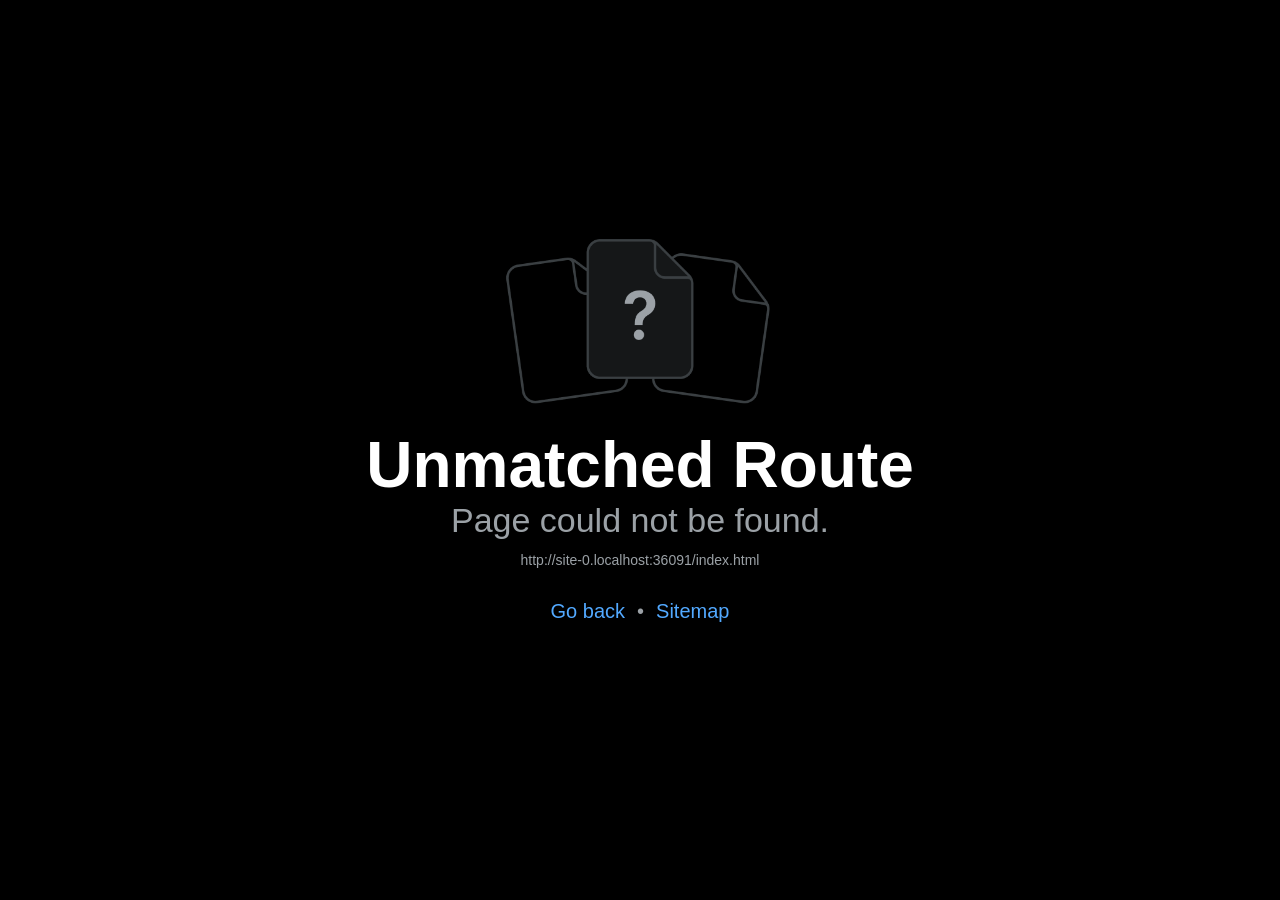
<file: okuliva/app/index.html>
<!DOCTYPE html>
<html lang="en">
  <head>
    <meta charset="utf-8" />
    <meta httpEquiv="X-UA-Compatible" content="IE=edge" />
    <meta name="viewport" content="width=device-width, initial-scale=1, shrink-to-fit=no" />
    <title>Okuliva</title>
    <!-- The `react-native-web` recommended style reset: https://necolas.github.io/react-native-web/docs/setup/#root-element -->
    <style id="expo-reset">
      /* These styles make the body full-height */
      html,
      body {
        height: 100%;
      }
      /* These styles disable body scrolling if you are using <ScrollView> */
      body {
        overflow: hidden;
      }
      /* These styles make the root element full-height */
      #root {
        display: flex;
        height: 100%;
        flex: 1;
      }
    </style>
  <link rel="icon" href="/okuliva/app/favicon.ico"/></head>

  <body>
    <!-- Use static rendering with Expo Router to support running without JavaScript. -->
    <noscript>
      You need to enable JavaScript to run this app.
    </noscript>
    <!-- The root element for your Expo app. -->
    <div id="root"></div>
  <script src="/okuliva/app/_expo/static/js/web/entry-c97ff8d0802d291f5df0cfec53431107.js" defer></script>
</body>
</html>
</file>
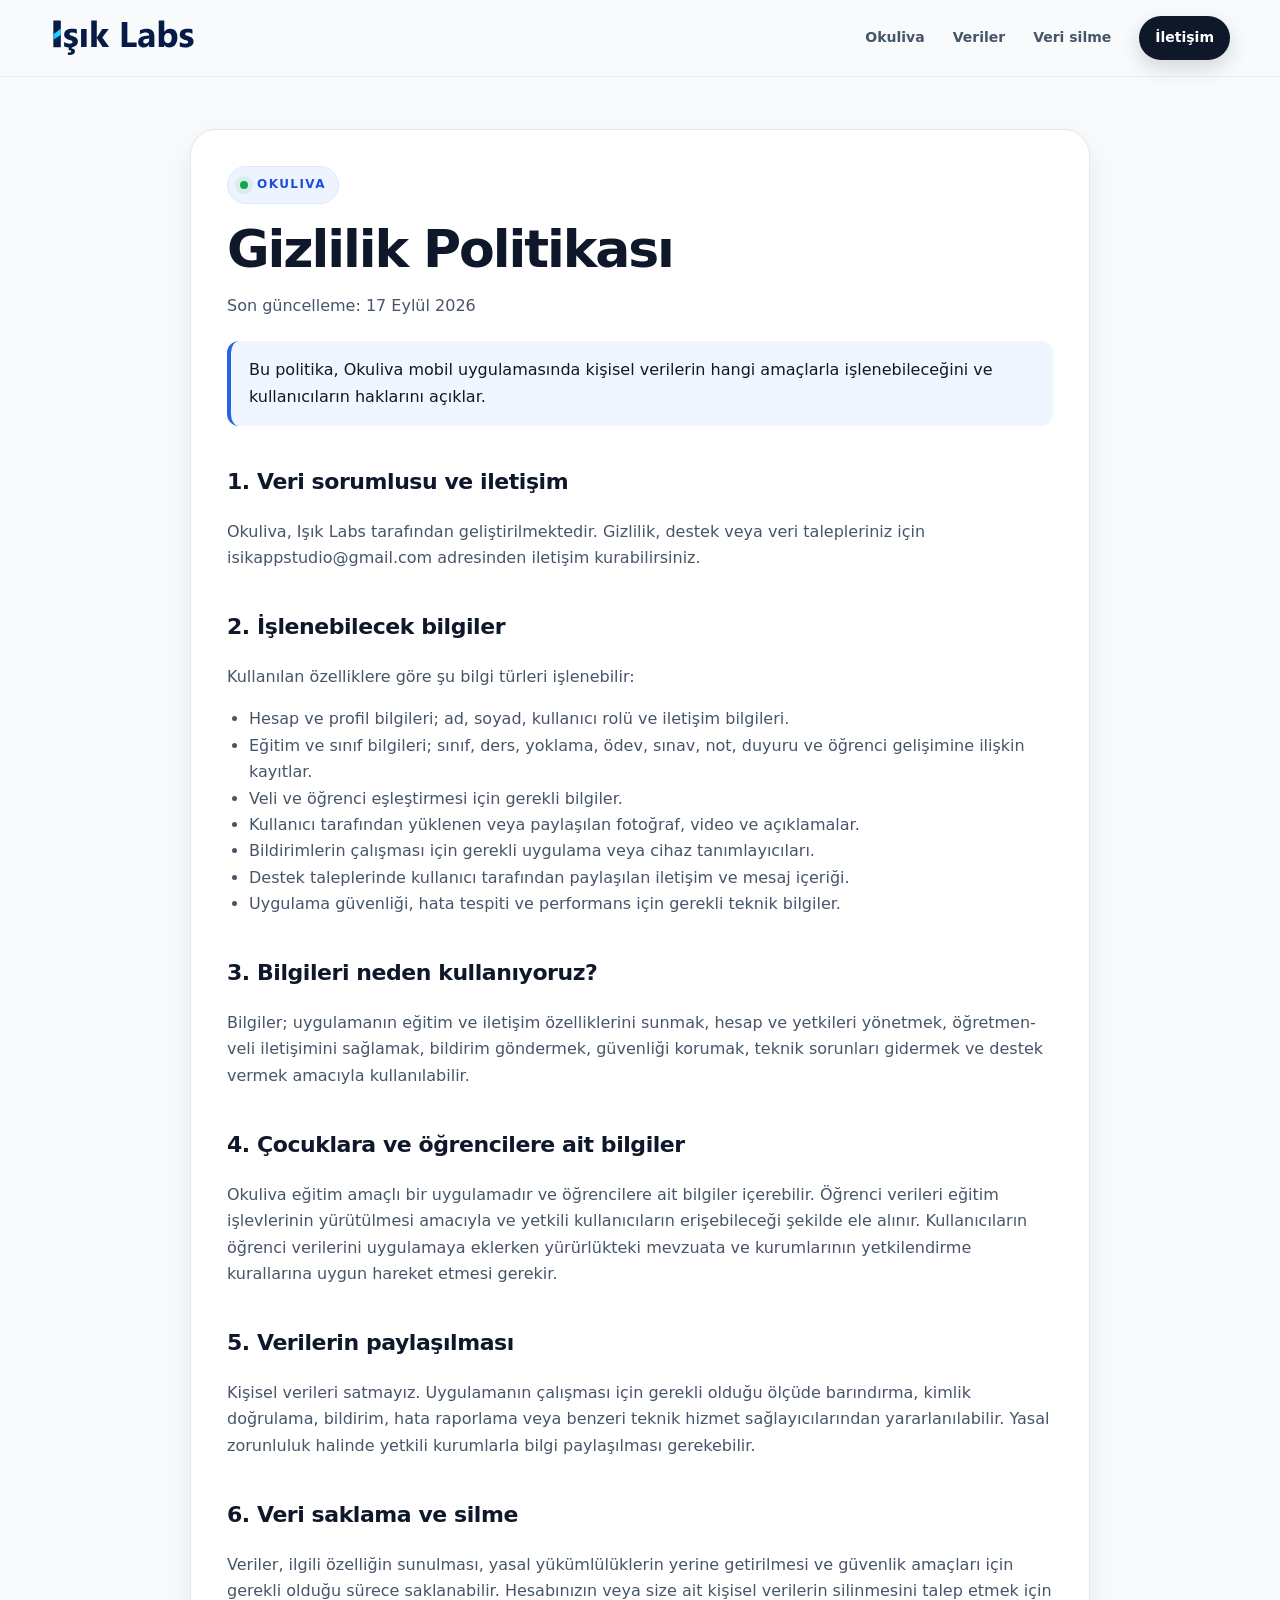
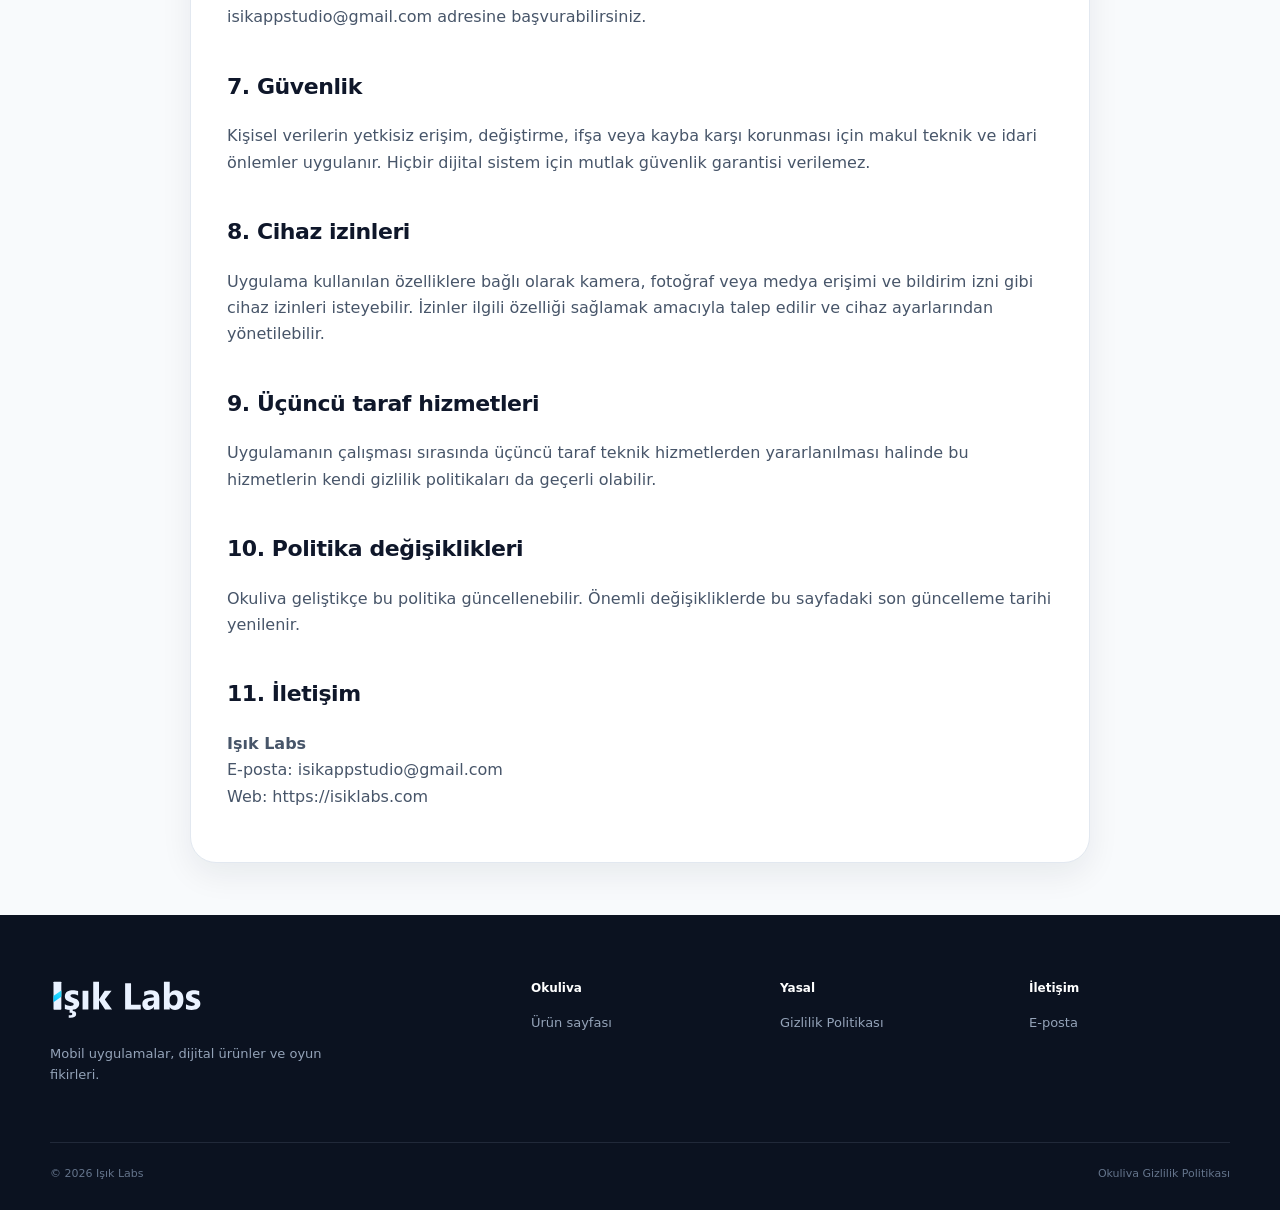
<file: okuliva/privacy/index.html>
<!doctype html>
<html lang="tr">
<head>
  <meta charset="utf-8">
  <meta name="viewport" content="width=device-width,initial-scale=1">
  <meta name="theme-color" content="#0f172a">
  <title>Okuliva Gizlilik Politikası | Işık Labs</title>
  <meta name="description" content="Okuliva uygulamasının gizlilik politikası.">
  <link rel="icon" href="../../assets/favicon.svg?v=20260918" type="image/svg+xml" sizes="any">
  <link rel="stylesheet" href="../../styles.css?v=20260918">
</head>
<body>
  <header class="site-header" id="top">
    <div class="wrap nav-wrap">
      <a class="brand" href="../../" aria-label="Işık Labs ana sayfa"><img src="../../assets/logo.svg?v=20260918" alt="" class="brand-logo" width="147" height="40"></a>
      <button class="menu-btn" type="button" aria-label="Menüyü aç" aria-expanded="false" data-menu-button><span></span><span></span><span></span></button>
      <nav class="navlinks" data-menu>
        <a href="../">Okuliva</a>
        <a href="#veriler">Veriler</a>
        <a href="#silme">Veri silme</a>
        <a href="mailto:isikappstudio@gmail.com" class="nav-cta">İletişim</a>
      </nav>
    </div>
  </header>

  <main class="wrap">
    <article class="policy">
      <div class="eyebrow"><span class="dot"></span> OKULIVA</div>
      <h1>Gizlilik Politikası</h1>
      <p class="muted">Son güncelleme: 17 Eylül 2026</p>
      <div class="notice">Bu politika, Okuliva mobil uygulamasında kişisel verilerin hangi amaçlarla işlenebileceğini ve kullanıcıların haklarını açıklar.</div>

      <h2>1. Veri sorumlusu ve iletişim</h2>
      <p>Okuliva, Işık Labs tarafından geliştirilmektedir. Gizlilik, destek veya veri talepleriniz için <a href="mailto:isikappstudio@gmail.com">isikappstudio@gmail.com</a> adresinden iletişim kurabilirsiniz.</p>

      <h2 id="veriler">2. İşlenebilecek bilgiler</h2>
      <p>Kullanılan özelliklere göre şu bilgi türleri işlenebilir:</p>
      <ul>
        <li>Hesap ve profil bilgileri; ad, soyad, kullanıcı rolü ve iletişim bilgileri.</li>
        <li>Eğitim ve sınıf bilgileri; sınıf, ders, yoklama, ödev, sınav, not, duyuru ve öğrenci gelişimine ilişkin kayıtlar.</li>
        <li>Veli ve öğrenci eşleştirmesi için gerekli bilgiler.</li>
        <li>Kullanıcı tarafından yüklenen veya paylaşılan fotoğraf, video ve açıklamalar.</li>
        <li>Bildirimlerin çalışması için gerekli uygulama veya cihaz tanımlayıcıları.</li>
        <li>Destek taleplerinde kullanıcı tarafından paylaşılan iletişim ve mesaj içeriği.</li>
        <li>Uygulama güvenliği, hata tespiti ve performans için gerekli teknik bilgiler.</li>
      </ul>

      <h2>3. Bilgileri neden kullanıyoruz?</h2>
      <p>Bilgiler; uygulamanın eğitim ve iletişim özelliklerini sunmak, hesap ve yetkileri yönetmek, öğretmen-veli iletişimini sağlamak, bildirim göndermek, güvenliği korumak, teknik sorunları gidermek ve destek vermek amacıyla kullanılabilir.</p>

      <h2>4. Çocuklara ve öğrencilere ait bilgiler</h2>
      <p>Okuliva eğitim amaçlı bir uygulamadır ve öğrencilere ait bilgiler içerebilir. Öğrenci verileri eğitim işlevlerinin yürütülmesi amacıyla ve yetkili kullanıcıların erişebileceği şekilde ele alınır. Kullanıcıların öğrenci verilerini uygulamaya eklerken yürürlükteki mevzuata ve kurumlarının yetkilendirme kurallarına uygun hareket etmesi gerekir.</p>

      <h2>5. Verilerin paylaşılması</h2>
      <p>Kişisel verileri satmayız. Uygulamanın çalışması için gerekli olduğu ölçüde barındırma, kimlik doğrulama, bildirim, hata raporlama veya benzeri teknik hizmet sağlayıcılarından yararlanılabilir. Yasal zorunluluk halinde yetkili kurumlarla bilgi paylaşılması gerekebilir.</p>

      <h2 id="silme">6. Veri saklama ve silme</h2>
      <p>Veriler, ilgili özelliğin sunulması, yasal yükümlülüklerin yerine getirilmesi ve güvenlik amaçları için gerekli olduğu sürece saklanabilir. Hesabınızın veya size ait kişisel verilerin silinmesini talep etmek için <a href="mailto:isikappstudio@gmail.com?subject=Okuliva%20veri%20silme%20talebi">isikappstudio@gmail.com</a> adresine başvurabilirsiniz.</p>

      <h2>7. Güvenlik</h2>
      <p>Kişisel verilerin yetkisiz erişim, değiştirme, ifşa veya kayba karşı korunması için makul teknik ve idari önlemler uygulanır. Hiçbir dijital sistem için mutlak güvenlik garantisi verilemez.</p>

      <h2>8. Cihaz izinleri</h2>
      <p>Uygulama kullanılan özelliklere bağlı olarak kamera, fotoğraf veya medya erişimi ve bildirim izni gibi cihaz izinleri isteyebilir. İzinler ilgili özelliği sağlamak amacıyla talep edilir ve cihaz ayarlarından yönetilebilir.</p>

      <h2>9. Üçüncü taraf hizmetleri</h2>
      <p>Uygulamanın çalışması sırasında üçüncü taraf teknik hizmetlerden yararlanılması halinde bu hizmetlerin kendi gizlilik politikaları da geçerli olabilir.</p>

      <h2>10. Politika değişiklikleri</h2>
      <p>Okuliva geliştikçe bu politika güncellenebilir. Önemli değişikliklerde bu sayfadaki son güncelleme tarihi yenilenir.</p>

      <h2>11. İletişim</h2>
      <p><strong>Işık Labs</strong><br>E-posta: <a href="mailto:isikappstudio@gmail.com">isikappstudio@gmail.com</a><br>Web: <a href="https://isiklabs.com">https://isiklabs.com</a></p>
    </article>
  </main>

  <footer class="site-footer">
    <div class="wrap footer-main">
      <div class="footer-brand"><a class="brand" href="../../" aria-label="Işık Labs ana sayfa"><img src="../../assets/logo-dark.svg?v=20260918" alt="" class="brand-logo" width="154" height="42"></a><p>Mobil uygulamalar, dijital ürünler ve oyun fikirleri.</p></div>
      <div class="footer-links"><strong>Okuliva</strong><a href="../">Ürün sayfası</a></div>
      <div class="footer-links"><strong>Yasal</strong><a href="#top">Gizlilik Politikası</a></div>
      <div class="footer-links"><strong>İletişim</strong><a href="mailto:isikappstudio@gmail.com">E-posta</a></div>
    </div>
    <div class="wrap footer-bottom"><span>© <span id="year">2026</span> Işık Labs</span><span>Okuliva Gizlilik Politikası</span></div>
  </footer>
  <script src="../../script.js?v=20260917"></script>
</body>
</html>
</file>
<file: styles.css>
:root{
  --bg:#f8fafc;
  --surface:#ffffff;
  --surface-2:#f1f5f9;
  --text:#0f172a;
  --muted:#64748b;
  --line:#e2e8f0;
  --blue:#2563eb;
  --blue-2:#1d4ed8;
  --cyan:#06b6d4;
  --violet:#7c3aed;
  --green:#16a34a;
  --orange:#f97316;
  --dark:#0b1220;
  --shadow:0 20px 60px rgba(15,23,42,.10);
  --shadow-soft:0 12px 32px rgba(15,23,42,.07);
  --radius:24px;
}

*{box-sizing:border-box}
html{scroll-behavior:smooth}
body{margin:0;font-family:Inter,ui-sans-serif,system-ui,-apple-system,BlinkMacSystemFont,"Segoe UI",sans-serif;background:var(--bg);color:var(--text);line-height:1.65;-webkit-font-smoothing:antialiased}
body.menu-open{overflow:hidden}
a{color:inherit;text-decoration:none}
img{max-width:100%;display:block}
button,input,textarea{font:inherit}
.wrap{width:min(1180px,calc(100% - 40px));margin:auto}

.site-header{position:sticky;top:0;z-index:50;background:rgba(248,250,252,.82);backdrop-filter:blur(18px);border-bottom:1px solid rgba(226,232,240,.72);transition:.25s ease}
.site-header.scrolled{background:rgba(255,255,255,.94);box-shadow:0 6px 28px rgba(15,23,42,.06)}
.nav-wrap{height:76px;display:flex;align-items:center;justify-content:space-between;gap:28px}
.brand{display:inline-flex;align-items:center;flex-shrink:0;white-space:nowrap;line-height:0}
.brand-logo{width:auto;height:40px;max-width:none;flex:0 0 auto}
.navlinks{display:flex;align-items:center;gap:28px}
.navlinks a{font-size:14px;font-weight:700;color:#475569;transition:.2s ease}
.navlinks a:hover{color:var(--blue)}
.navlinks .nav-cta{padding:10px 16px;border-radius:999px;color:#fff;background:var(--text);box-shadow:0 8px 20px rgba(15,23,42,.16)}
.navlinks .nav-cta:hover{color:#fff;transform:translateY(-1px)}
.menu-btn{display:none;width:44px;height:44px;border:1px solid var(--line);border-radius:14px;background:#fff;align-items:center;justify-content:center;flex-direction:column;gap:5px;cursor:pointer}
.menu-btn span{display:block;width:20px;height:2px;background:var(--text);border-radius:99px;transition:.2s ease}

.hero{position:relative;overflow:hidden}
.hero-home{padding:92px 0 76px;background:linear-gradient(180deg,#f8fbff 0%,#f8fafc 100%)}
.hero-glow{position:absolute;border-radius:50%;filter:blur(6px);opacity:.55;pointer-events:none}
.hero-glow-one{width:540px;height:540px;right:-170px;top:-210px;background:radial-gradient(circle,#bfdbfe 0,#dbeafe 42%,transparent 72%)}
.hero-glow-two{width:430px;height:430px;left:-210px;bottom:-210px;background:radial-gradient(circle,#ccfbf1 0,#ecfeff 45%,transparent 74%)}
.hero-grid{position:relative;z-index:1;display:grid;grid-template-columns:minmax(0,1.05fr) minmax(420px,.95fr);align-items:center;gap:74px}
.eyebrow,.section-kicker{display:inline-flex;align-items:center;gap:9px;font-size:12px;font-weight:850;letter-spacing:.12em;color:var(--blue-2);text-transform:uppercase}
.eyebrow{padding:8px 12px;border-radius:999px;background:#eef4ff;border:1px solid #dbeafe}
.dot{width:8px;height:8px;background:var(--green);border-radius:50%;box-shadow:0 0 0 5px rgba(22,163,74,.10)}
.hero h1{max-width:760px;font-size:clamp(48px,6.4vw,78px);line-height:.98;letter-spacing:-.055em;margin:22px 0 24px;font-weight:900}
.gradient-text{background:linear-gradient(90deg,var(--blue) 10%,var(--violet) 58%,var(--cyan));-webkit-background-clip:text;background-clip:text;color:transparent}
.hero-lead{max-width:700px;margin:0;color:#536174;font-size:19px;line-height:1.72}
.actions{display:flex;align-items:center;gap:12px;flex-wrap:wrap;margin-top:30px}
.btn{display:inline-flex;align-items:center;justify-content:center;gap:9px;min-height:50px;padding:0 20px;border-radius:14px;border:1px solid var(--line);font-weight:800;font-size:14px;transition:.2s ease;background:#fff;box-shadow:0 6px 18px rgba(15,23,42,.04)}
.btn:hover{transform:translateY(-2px);box-shadow:0 12px 26px rgba(15,23,42,.09)}
.btn.primary{background:linear-gradient(135deg,var(--blue),var(--blue-2));border-color:transparent;color:#fff;box-shadow:0 14px 30px rgba(37,99,235,.24)}
.btn.ghost{background:rgba(255,255,255,.65)}
.hero-trust{display:flex;gap:30px;flex-wrap:wrap;margin-top:38px;padding-top:28px;border-top:1px solid var(--line)}
.hero-trust div{display:flex;flex-direction:column;gap:2px}
.hero-trust strong{font-size:13px}
.hero-trust span{font-size:12px;color:var(--muted)}

.hero-visual{position:relative;min-height:600px;display:grid;place-items:center}
.phone-shell{position:relative;z-index:3;width:330px;padding:14px;background:#fff;border:1px solid rgba(255,255,255,.92);border-radius:38px;box-shadow:0 35px 90px rgba(30,64,175,.20),0 12px 28px rgba(15,23,42,.12);transform:rotate(2.2deg)}
.phone-shell:before{content:"";position:absolute;inset:5px;border:1px solid #edf2f7;border-radius:33px;pointer-events:none}
.phone-top{height:26px;display:flex;align-items:center;justify-content:space-between;padding:0 10px 4px;color:#64748b;font-size:10px}
.phone-appbar{display:grid;grid-template-columns:auto 1fr auto;align-items:center;gap:10px;padding:12px 6px 16px;border-bottom:1px solid #edf2f7}
.phone-appbar b{display:block;font-size:13px}
.phone-appbar small{display:block;color:#94a3b8;font-size:9px;margin-top:1px}
.mini-logo,.avatar{display:grid;place-items:center;border-radius:12px;font-weight:900}
.mini-logo{width:38px;height:38px;background:linear-gradient(135deg,#2563eb,#60a5fa);color:white}
.avatar{width:34px;height:34px;background:#eef2ff;color:#4338ca;font-size:10px}
.phone-card{margin-top:12px;border:1px solid #e8edf5;border-radius:18px;padding:14px;background:#fff;box-shadow:0 8px 18px rgba(15,23,42,.04)}
.phone-card-primary{background:linear-gradient(145deg,#eff6ff,#eef2ff);border-color:#dbeafe}
.phone-card strong{display:block;font-size:12px;margin:3px 0}
.phone-card small{color:#7c8aa0;font-size:9px}
.mini-label{font-size:8px;font-weight:900;letter-spacing:.09em;color:#2563eb}
.mini-actions{display:flex;gap:7px;margin-top:10px}.mini-actions span{padding:6px 8px;border-radius:9px;background:#fff;color:#334155;font-size:8px;font-weight:800}
.phone-grid{display:grid;grid-template-columns:1fr 1fr;gap:10px}.phone-grid .phone-card{margin-top:10px}
.mini-icon{display:grid;place-items:center;width:25px;height:25px;border-radius:9px;background:#f1f5f9;color:#2563eb;font-weight:900;margin-bottom:8px}
.activity-card{padding-bottom:10px}.activity-head{display:flex;align-items:center;justify-content:space-between;font-size:10px}.activity-head span{font-size:8px;color:#94a3b8}
.activity-line{display:flex;gap:9px;align-items:flex-start;margin-top:10px}.activity-line i{display:block;width:7px;height:7px;border-radius:50%;background:#2563eb;margin-top:6px;box-shadow:0 0 0 4px #dbeafe}.activity-line p{margin:0;font-size:9px;line-height:1.45}.activity-line small{font-size:8px}
.float-badge{position:absolute;z-index:4;display:flex;align-items:center;gap:10px;padding:12px 14px;border:1px solid rgba(255,255,255,.92);border-radius:16px;background:rgba(255,255,255,.88);backdrop-filter:blur(14px);box-shadow:var(--shadow-soft)}
.float-badge>span{display:grid;place-items:center;width:32px;height:32px;border-radius:10px;background:#ecfdf5;color:#059669;font-weight:900}
.float-badge b,.float-badge small{display:block}.float-badge b{font-size:11px}.float-badge small{font-size:9px;color:#94a3b8}
.float-a{left:8px;top:118px}.float-b{right:2px;bottom:114px}.float-b>span{background:#eff6ff;color:#2563eb}
.orbit{position:absolute;border:1px solid rgba(37,99,235,.13);border-radius:50%}.orbit-one{width:470px;height:470px}.orbit-two{width:360px;height:360px;border-style:dashed}

.metrics-strip{padding:0 0 28px}
.metric-grid{display:grid;grid-template-columns:repeat(3,1fr);gap:14px}
.metric{display:flex;align-items:center;gap:14px;padding:18px 20px;background:#fff;border:1px solid var(--line);border-radius:18px;box-shadow:0 8px 22px rgba(15,23,42,.04)}
.metric-number{font-size:12px;font-weight:900;color:var(--blue);padding:8px 10px;border-radius:10px;background:#eff6ff}
.metric b,.metric small{display:block}.metric b{font-size:14px}.metric small{font-size:12px;color:var(--muted)}

.section{padding:96px 0}
.section-head{display:grid;grid-template-columns:1fr minmax(320px,.55fr);gap:60px;align-items:end;margin-bottom:42px}
.section-head h2,.approach-copy h2,.contact-card h2{font-size:clamp(34px,4vw,54px);line-height:1.06;letter-spacing:-.04em;margin:10px 0 0}
.section-head p,.approach-copy p{margin:0;color:var(--muted);font-size:17px}
.products-section{background:#fff}
.product-grid{display:grid;grid-template-columns:1.18fr .91fr .91fr;gap:18px}
.product-card{position:relative;overflow:hidden;padding:28px;border:1px solid var(--line);border-radius:26px;background:linear-gradient(180deg,#fff,#fbfdff);box-shadow:0 14px 38px rgba(15,23,42,.05);min-height:390px;display:flex;flex-direction:column;transition:.25s ease}
.product-card:hover{transform:translateY(-5px);box-shadow:0 24px 54px rgba(15,23,42,.10)}
.product-card.featured:before{content:"";position:absolute;width:220px;height:220px;right:-100px;top:-100px;border-radius:50%;background:radial-gradient(circle,#bfdbfe,transparent 70%)}
.product-topline{position:relative;display:flex;align-items:center;justify-content:space-between;gap:10px}
.status{display:inline-flex;align-items:center;padding:6px 9px;border-radius:999px;font-size:10px;font-weight:900;letter-spacing:.07em}.status.active{background:#ecfdf5;color:#047857}.status.concept{background:#fff7ed;color:#c2410c}
.product-type{font-size:11px;color:#94a3b8;font-weight:700}
.product-icon{position:relative;width:58px;height:58px;display:grid;place-items:center;border-radius:17px;color:#fff;font-size:24px;font-weight:900;margin:30px 0 18px;box-shadow:0 14px 26px rgba(15,23,42,.15)}
.okuliva-mark{background:linear-gradient(135deg,#2563eb,#60a5fa)}.gallery-mark{background:linear-gradient(135deg,#f97316,#fb923c)}.millionaire-mark{background:linear-gradient(135deg,#16a34a,#4ade80)}
.product-card h3{font-size:28px;letter-spacing:-.03em;margin:0 0 10px}.product-card p{color:var(--muted);margin:0 0 18px}
.feature-list{list-style:none;padding:0;margin:0}.feature-list li{position:relative;padding-left:22px;margin:7px 0;color:#475569;font-size:13px}.feature-list li:before{content:"✓";position:absolute;left:0;color:#16a34a;font-weight:900}
.product-actions{display:flex;align-items:center;gap:18px;margin-top:auto;padding-top:22px;border-top:1px solid var(--line)}.product-actions a{font-size:13px;font-weight:800;color:var(--blue)}
.mini-chips{display:flex;gap:8px;flex-wrap:wrap;margin-top:auto}.mini-chips span{font-size:11px;color:#475569;background:#f1f5f9;border:1px solid #e2e8f0;border-radius:999px;padding:6px 9px}

.approach-section{background:linear-gradient(180deg,#f8fafc,#f1f5f9)}
.approach-grid{display:grid;grid-template-columns:.9fr 1.1fr;gap:78px;align-items:center}
.approach-copy p{margin-top:22px;max-width:540px}.text-link{display:inline-flex;align-items:center;gap:8px;color:var(--blue);font-size:14px;font-weight:850;margin-top:26px}
.value-grid{display:grid;grid-template-columns:1fr 1fr;gap:16px}.value-card{padding:24px;border-radius:22px;background:#fff;border:1px solid var(--line);box-shadow:0 10px 30px rgba(15,23,42,.04)}.value-icon{display:grid;place-items:center;width:40px;height:40px;border-radius:12px;background:#eef4ff;color:#2563eb;font-size:18px;font-weight:900}.value-card h3{margin:18px 0 6px;font-size:18px}.value-card p{margin:0;color:var(--muted);font-size:13px}

.process-section{background:#fff}
.process-list{display:grid;grid-template-columns:repeat(4,1fr);gap:0;border:1px solid var(--line);border-radius:26px;overflow:hidden}
.process-item{padding:28px 24px;min-height:210px;border-right:1px solid var(--line);background:#fff}.process-item:last-child{border-right:none}.process-item>span{display:inline-block;font-size:11px;font-weight:900;color:#2563eb;background:#eff6ff;padding:6px 8px;border-radius:9px}.process-item h3{font-size:18px;margin:24px 0 8px}.process-item p{font-size:13px;color:var(--muted);margin:0}

.contact-section{padding-top:42px;background:#fff}
.contact-card{display:grid;grid-template-columns:1fr auto;gap:50px;align-items:center;padding:48px 52px;border-radius:30px;background:radial-gradient(circle at 90% 10%,rgba(59,130,246,.18),transparent 35%),linear-gradient(135deg,#0b1220,#172554);color:#fff;box-shadow:0 30px 70px rgba(15,23,42,.22)}
.section-kicker.light{color:#93c5fd}.contact-card p{max-width:650px;color:#cbd5e1;margin:16px 0 0}.contact-actions{display:flex;flex-direction:column;align-items:flex-end;gap:10px}.light-btn{background:#fff;color:#0f172a;border-color:#fff}.contact-actions span{font-size:11px;color:#94a3b8}

.site-footer{padding:64px 0 26px;background:#0b1220;color:#dbe4f1}
.footer-main{display:grid;grid-template-columns:1.4fr repeat(3,.65fr);gap:48px;padding-bottom:44px}.footer-brand .brand-logo{width:auto;height:42px}.footer-brand p{max-width:300px;color:#94a3b8;font-size:13px}.footer-links{display:flex;flex-direction:column;gap:10px}.footer-links strong{font-size:12px;color:#fff;margin-bottom:3px}.footer-links a{font-size:13px;color:#94a3b8}.footer-links a:hover{color:#fff}.footer-bottom{display:flex;align-items:center;justify-content:space-between;padding-top:22px;border-top:1px solid rgba(148,163,184,.16);font-size:11px;color:#64748b}

@media(forced-colors:active){
  .brand-logo{filter:none}
}

.policy{max-width:900px;margin:52px auto;padding:36px;background:#fff;border:1px solid var(--line);border-radius:26px;box-shadow:var(--shadow-soft)}
.policy h1{font-size:clamp(36px,5vw,52px);line-height:1.06;letter-spacing:-.04em;margin:18px 0 6px}.policy h2{font-size:22px;margin-top:38px;letter-spacing:-.02em}.policy p,.policy li{color:#475569}.policy ul{padding-left:22px}.notice{border-left:4px solid #2563eb;background:#eff6ff;padding:16px 18px;border-radius:12px;margin:22px 0}.muted{color:var(--muted)}

.product-hero{padding:84px 0 70px;background:radial-gradient(circle at 90% 10%,#dbeafe 0,transparent 32%),linear-gradient(180deg,#f8fbff,#f8fafc)}
.product-hero-grid{display:grid;grid-template-columns:1fr .9fr;gap:72px;align-items:center}.product-hero h1{font-size:clamp(52px,7vw,80px);line-height:.98;letter-spacing:-.05em;margin:20px 0}.product-hero p{font-size:19px;color:var(--muted);max-width:650px}.product-badges{display:flex;gap:8px;flex-wrap:wrap;margin-top:26px}.product-badges span{padding:7px 10px;border:1px solid var(--line);border-radius:999px;background:#fff;font-size:11px;font-weight:800;color:#475569}
.dashboard-mock{padding:18px;border-radius:28px;background:#0f172a;box-shadow:0 34px 70px rgba(15,23,42,.2)}.dashboard-inner{border-radius:20px;background:#f8fafc;overflow:hidden}.dash-top{display:flex;align-items:center;justify-content:space-between;padding:14px 16px;background:#fff;border-bottom:1px solid var(--line)}.dash-top b{font-size:12px}.dash-dots{display:flex;gap:5px}.dash-dots i{width:7px;height:7px;border-radius:50%;background:#cbd5e1}.dash-body{display:grid;grid-template-columns:80px 1fr;min-height:310px}.dash-side{background:#fff;border-right:1px solid var(--line);padding:12px 8px}.dash-side span{display:block;height:28px;border-radius:8px;background:#f1f5f9;margin-bottom:8px}.dash-side span:first-child{background:#dbeafe}.dash-main{padding:16px}.dash-title{display:flex;justify-content:space-between;align-items:center;margin-bottom:12px}.dash-title strong{font-size:14px}.dash-pill{font-size:8px;background:#ecfdf5;color:#047857;padding:5px 7px;border-radius:999px;font-weight:900}.dash-cards{display:grid;grid-template-columns:repeat(3,1fr);gap:8px}.dash-card{background:#fff;border:1px solid var(--line);border-radius:12px;padding:10px}.dash-card span{font-size:8px;color:#94a3b8}.dash-card b{display:block;margin-top:4px;font-size:16px}.dash-list{margin-top:10px;background:#fff;border:1px solid var(--line);border-radius:14px;padding:10px}.dash-row{display:flex;align-items:center;gap:8px;padding:8px 0;border-bottom:1px solid #edf2f7}.dash-row:last-child{border-bottom:0}.dash-row i{width:24px;height:24px;border-radius:8px;background:#eff6ff}.dash-row div{flex:1}.dash-row b,.dash-row small{display:block}.dash-row b{font-size:9px}.dash-row small{font-size:8px;color:#94a3b8}
.feature-showcase{display:grid;grid-template-columns:repeat(3,1fr);gap:18px}.feature-block{padding:26px;border:1px solid var(--line);border-radius:22px;background:#fff}.feature-block span{display:grid;place-items:center;width:42px;height:42px;border-radius:13px;background:#eff6ff;color:#2563eb;font-weight:900}.feature-block h3{margin:18px 0 8px}.feature-block p{margin:0;color:var(--muted);font-size:13px}

.reveal{opacity:0;transform:translateY(18px);transition:opacity .6s ease,transform .6s ease}.reveal.visible{opacity:1;transform:none}.delay-1{transition-delay:.08s}.delay-2{transition-delay:.16s}.delay-3{transition-delay:.24s}

@media(max-width:1000px){
  .hero-grid,.product-hero-grid,.approach-grid{grid-template-columns:1fr;gap:52px}
  .hero-copy{text-align:center}.hero-copy .hero-lead{margin-left:auto;margin-right:auto}.hero-copy .actions,.hero-copy .hero-trust{justify-content:center}.hero-visual{min-height:540px}
  .product-grid{grid-template-columns:1fr 1fr}.product-card.featured{grid-column:1/-1;min-height:auto}.process-list{grid-template-columns:1fr 1fr}.process-item{border-bottom:1px solid var(--line)}.process-item:nth-child(2){border-right:none}.process-item:nth-child(3),.process-item:nth-child(4){border-bottom:none}
  .contact-card{grid-template-columns:1fr}.contact-actions{align-items:flex-start}
  .footer-main{grid-template-columns:1.2fr 1fr 1fr}.footer-main .footer-links:last-child{grid-column:2/3}
}

@media(max-width:760px){
  .wrap{width:min(100% - 28px,1180px)}
  .nav-wrap{height:68px}.brand-logo{width:auto;height:34px}.footer-brand .brand-logo{width:auto;height:38px}.menu-btn{display:flex}.navlinks{position:fixed;left:14px;right:14px;top:78px;display:flex;flex-direction:column;align-items:stretch;gap:5px;padding:14px;background:#fff;border:1px solid var(--line);border-radius:18px;box-shadow:var(--shadow);opacity:0;pointer-events:none;transform:translateY(-8px);transition:.2s ease}.navlinks.open{opacity:1;pointer-events:auto;transform:none}.navlinks a{padding:12px 14px;border-radius:12px}.navlinks .nav-cta{text-align:center}
  .hero-home{padding:68px 0 44px}.hero h1{font-size:48px}.hero-lead{font-size:16px}.hero-trust{gap:18px}.hero-trust div{min-width:120px}.hero-visual{min-height:500px}.phone-shell{width:290px}.float-a{left:-4px}.float-b{right:-3px}.orbit-one{width:390px;height:390px}.orbit-two{width:310px;height:310px}
  .metric-grid,.product-grid,.value-grid,.feature-showcase{grid-template-columns:1fr}.metric-grid{gap:9px}.product-card.featured{grid-column:auto}.section{padding:72px 0}.section-head{grid-template-columns:1fr;gap:18px;margin-bottom:30px}.section-head h2,.approach-copy h2,.contact-card h2{font-size:38px}.approach-grid{gap:36px}.process-list{grid-template-columns:1fr}.process-item{border-right:none;border-bottom:1px solid var(--line)!important}.process-item:last-child{border-bottom:none!important}.contact-card{padding:32px 24px}.contact-actions{width:100%}.light-btn{width:100%;word-break:break-all}.footer-main{grid-template-columns:1fr 1fr;gap:30px}.footer-brand{grid-column:1/-1}.footer-main .footer-links:last-child{grid-column:auto}.footer-bottom{gap:16px;flex-wrap:wrap}.policy{padding:24px;margin:28px auto}.product-hero{padding:62px 0 52px}.product-hero h1{font-size:52px}
}

@media(max-width:470px){
  .brand-logo{width:auto;height:32px}.footer-brand .brand-logo{width:auto;height:36px}.hero h1{font-size:41px}.hero-visual{min-height:460px}.phone-shell{width:260px}.float-badge{padding:9px 10px}.float-a{top:92px}.float-b{bottom:88px}.hero-trust{display:grid;grid-template-columns:1fr 1fr;width:100%}.footer-main{grid-template-columns:1fr}.footer-brand{grid-column:auto}.section-head h2,.approach-copy h2,.contact-card h2{font-size:33px}.dashboard-mock{padding:10px}.dash-body{grid-template-columns:58px 1fr}.dash-cards{grid-template-columns:1fr}.dash-card:nth-child(2),.dash-card:nth-child(3){display:none}
}
</file>
